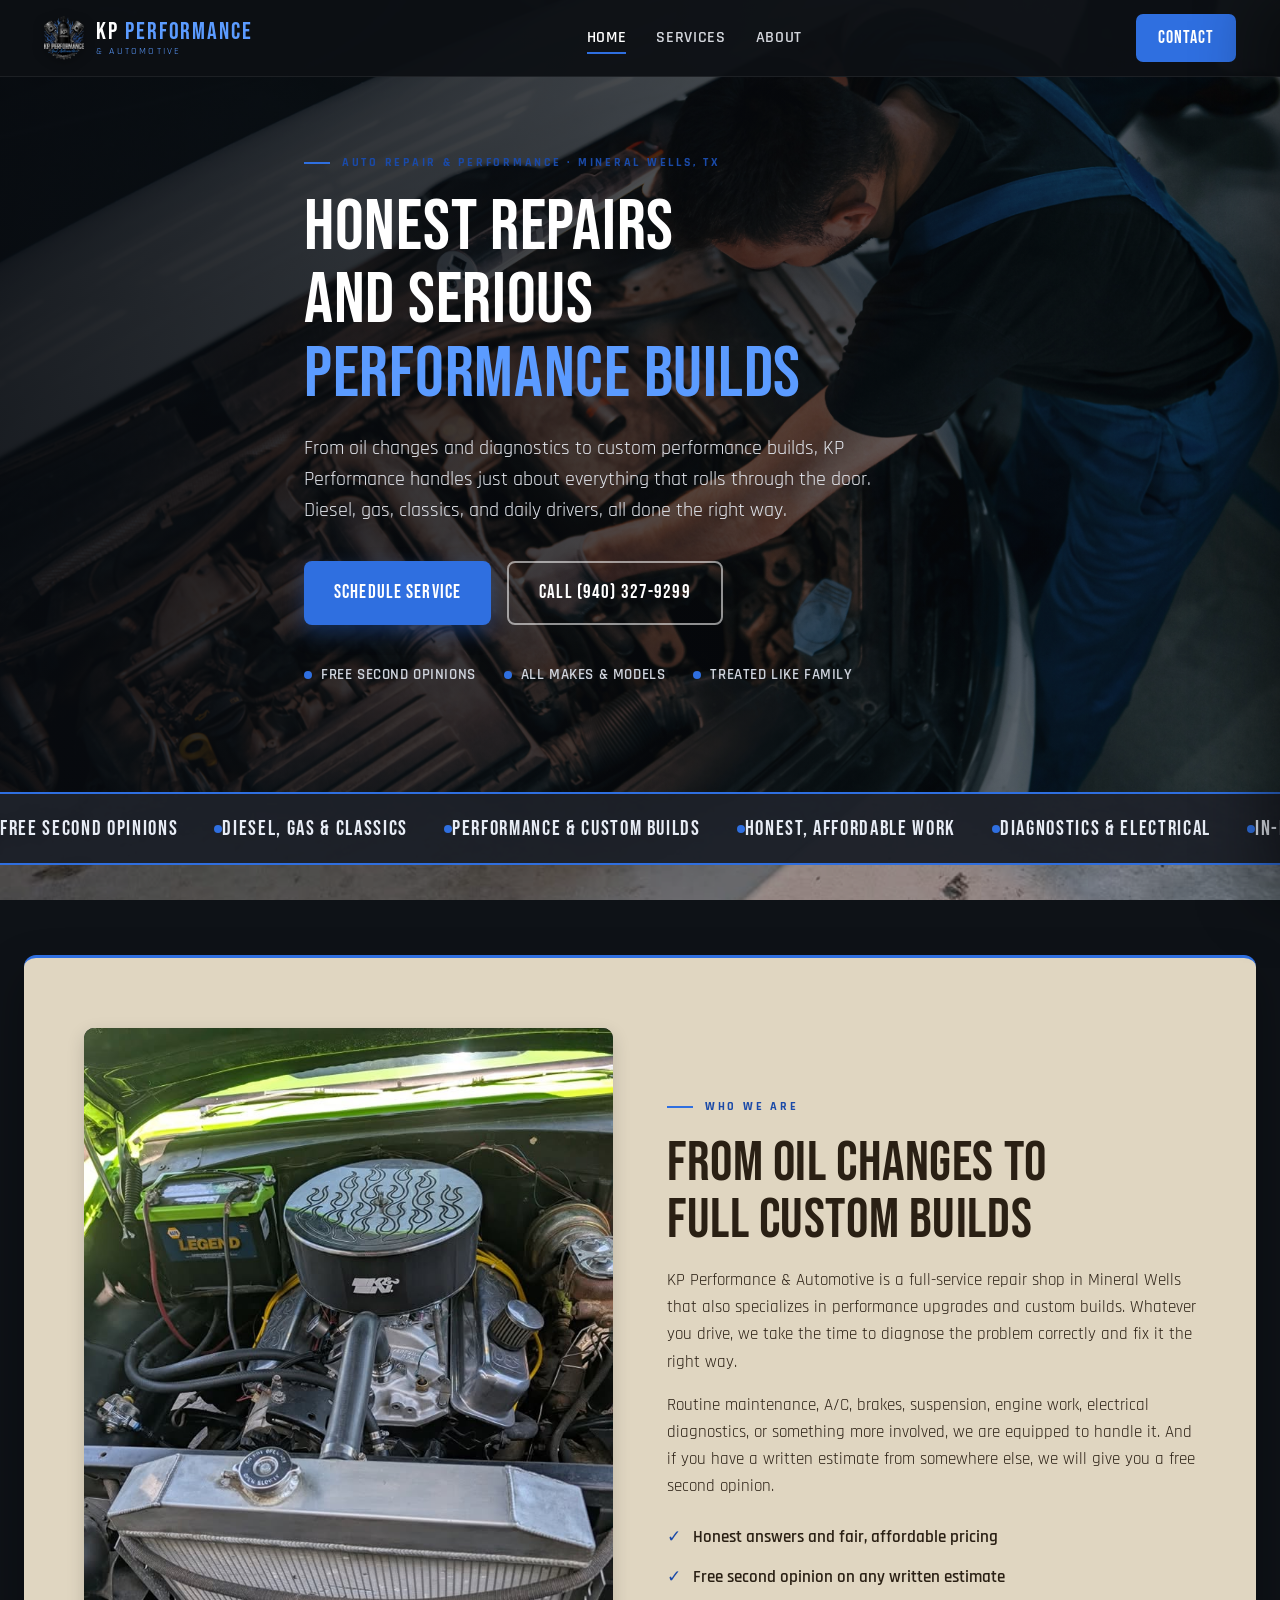
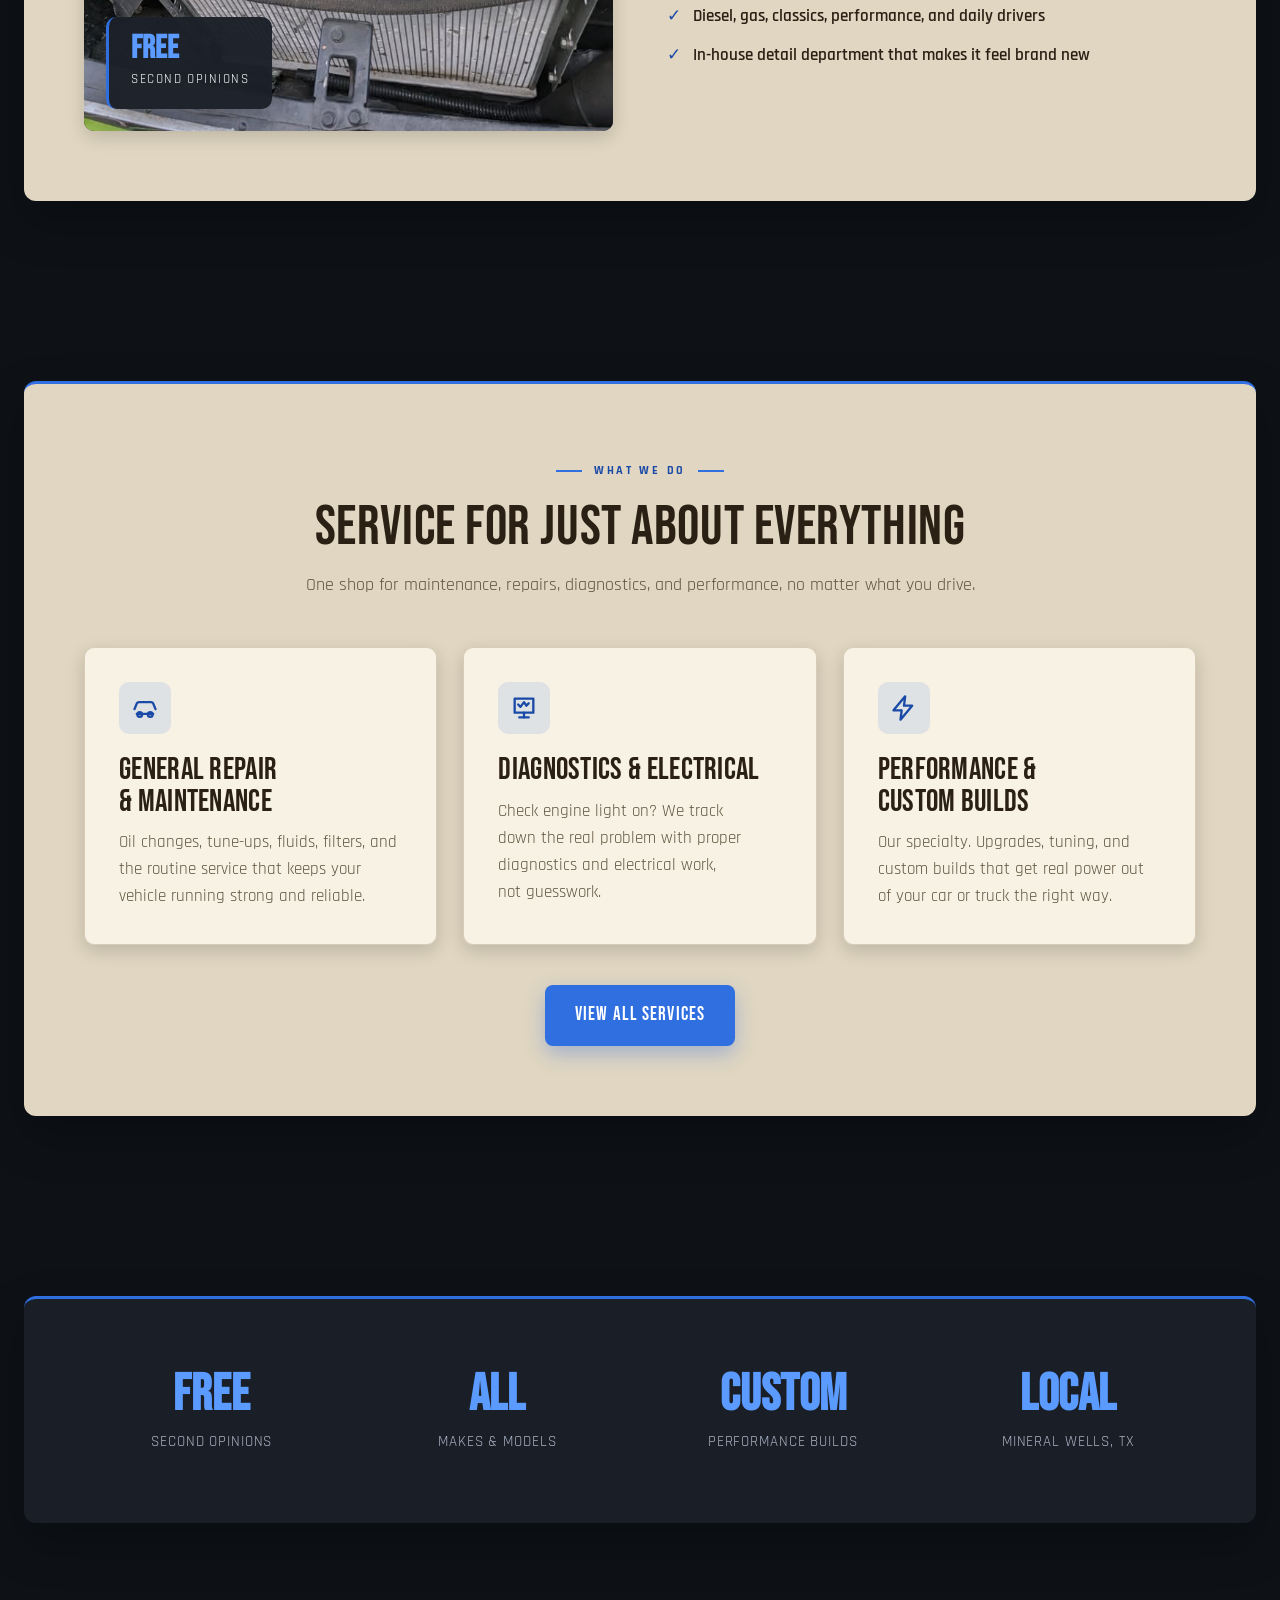
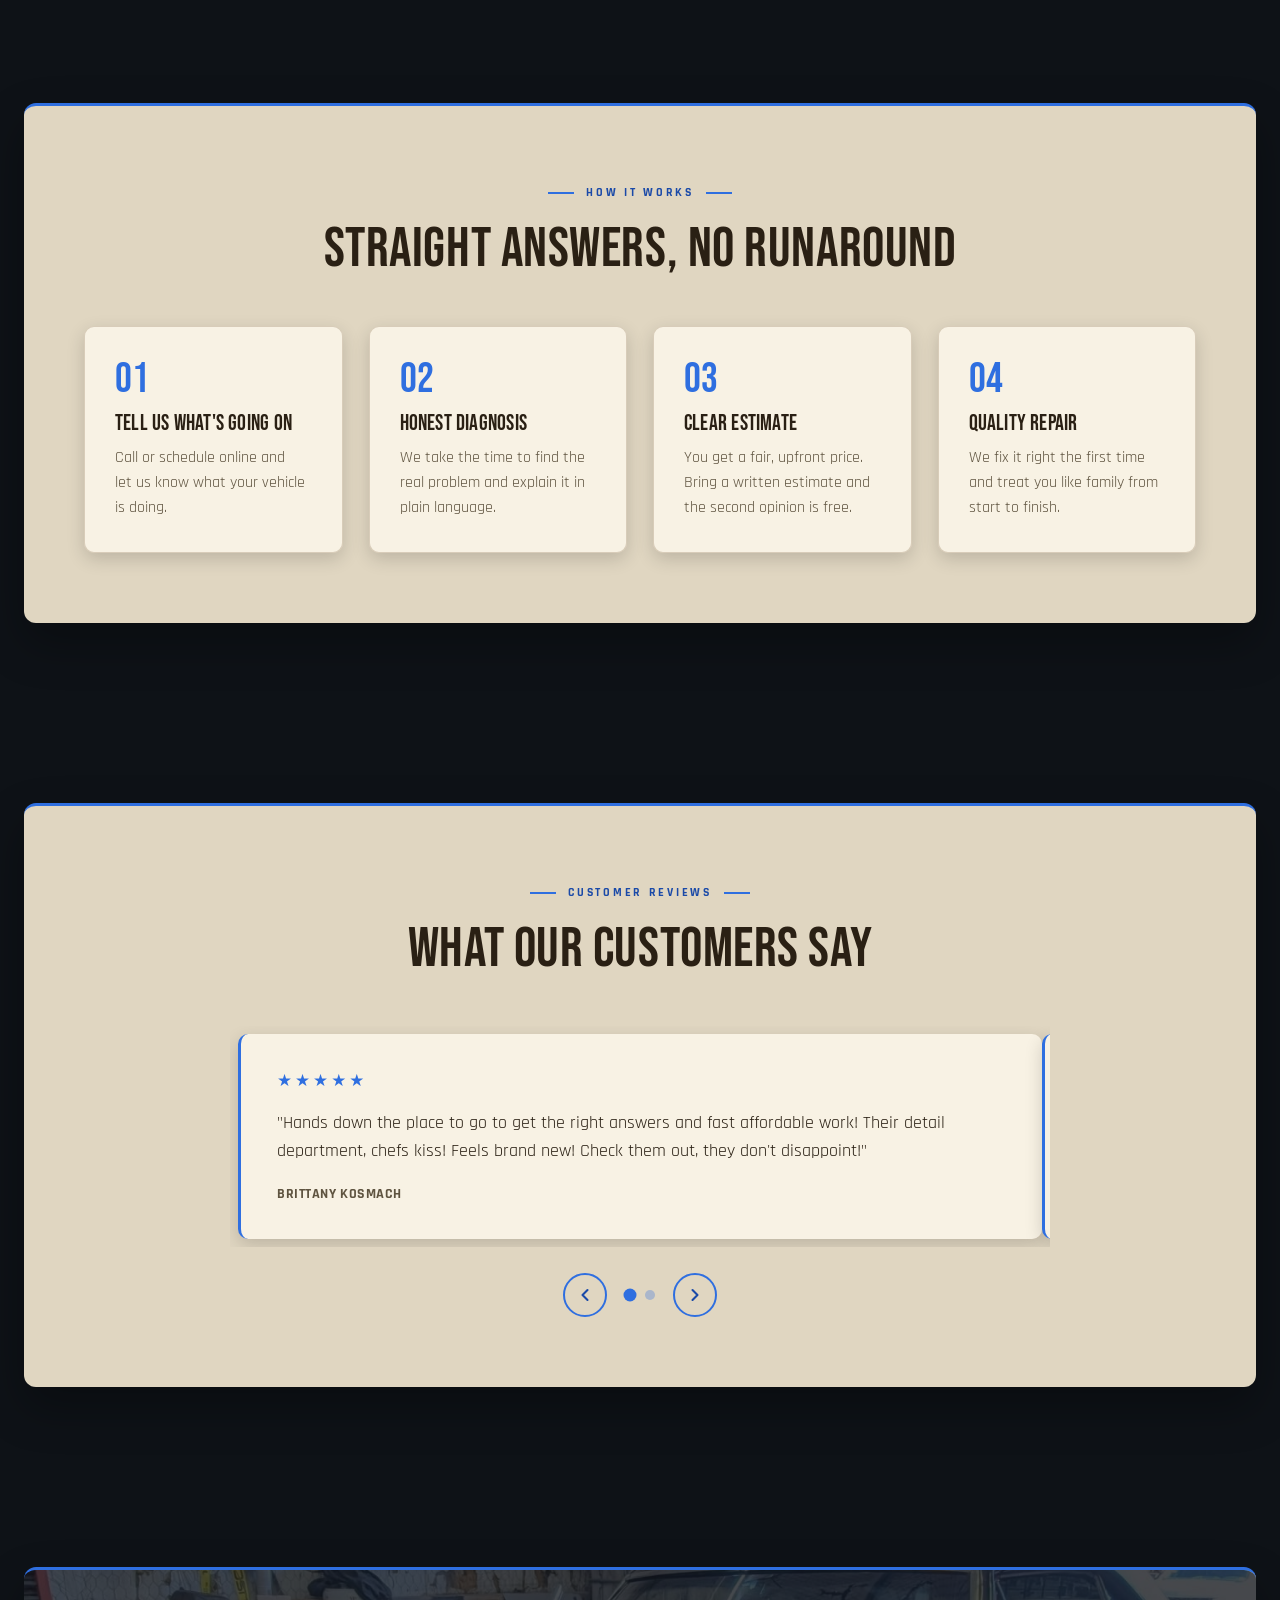
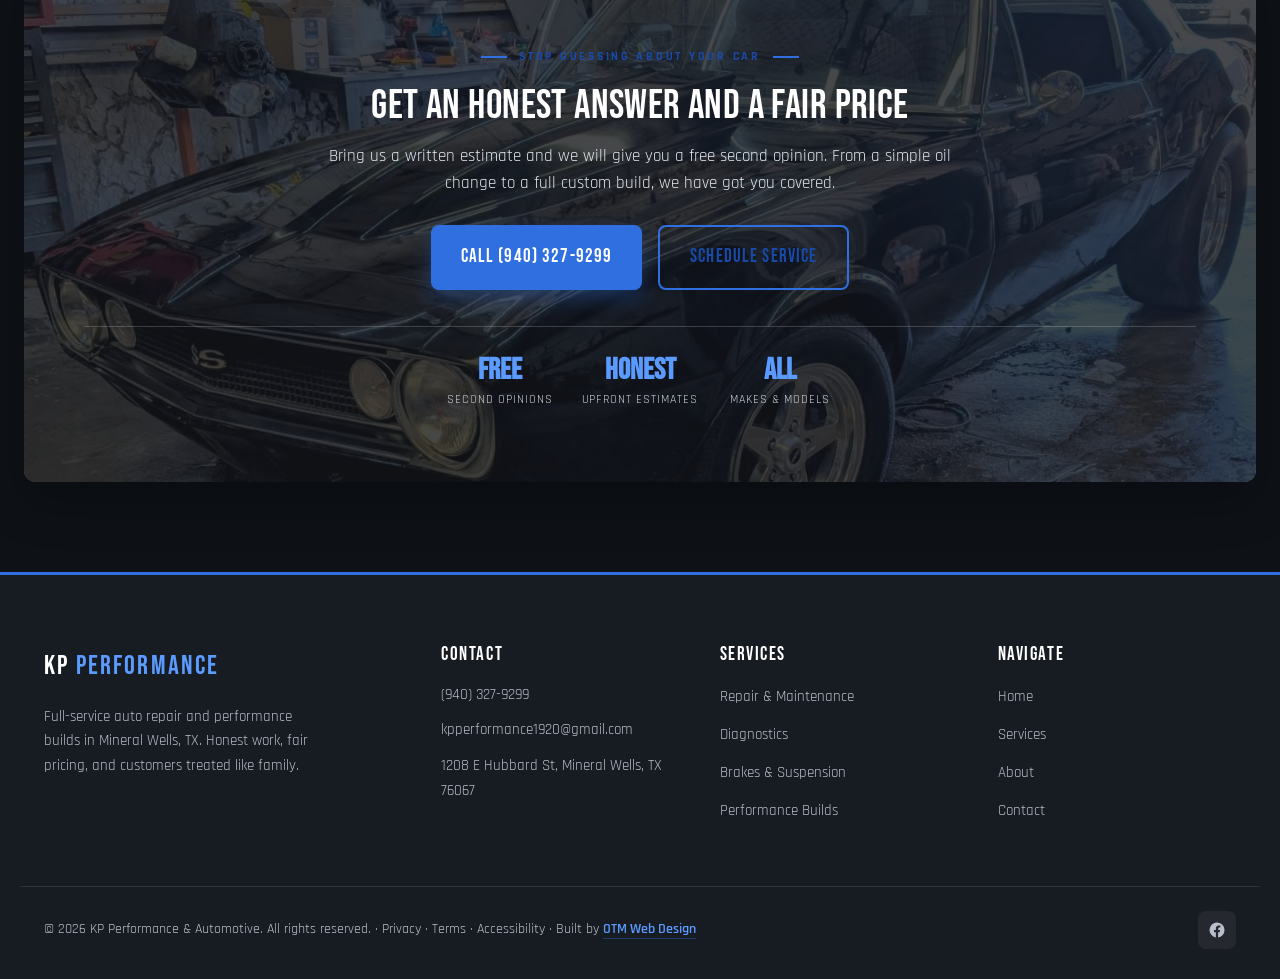
<file: index.html>
<!DOCTYPE html>
<html lang="en">
<head>
  <meta charset="UTF-8">
  <meta name="viewport" content="width=device-width, initial-scale=1.0">
  <title>KP Performance &amp; Automotive | Auto Repair &amp; Performance in Mineral Wells, TX</title>
  <meta name="description" content="KP Performance & Automotive is a full-service auto repair shop in Mineral Wells, TX, specializing in honest repairs, diagnostics, and performance upgrades and custom builds. Free second opinions.">

  <meta property="og:type" content="website">
  <meta property="og:site_name" content="KP Performance & Automotive">
  <meta property="og:title" content="KP Performance & Automotive | Auto Repair & Performance Builds">
  <meta property="og:description" content="Honest auto repair, diagnostics, and serious performance builds in Mineral Wells, TX. Free second opinions on any written estimate.">
  <meta property="og:url" content="https://one-true-mission.github.io/kp-performance/">
  <meta property="og:image" content="https://one-true-mission.github.io/kp-performance/assets/og-image.jpg">
  <meta name="twitter:card" content="summary_large_image">
  <meta name="twitter:title" content="KP Performance & Automotive | Auto Repair & Performance Builds">
  <meta name="twitter:description" content="Honest auto repair, diagnostics, and serious performance builds in Mineral Wells, TX.">
  <meta name="twitter:image" content="https://one-true-mission.github.io/kp-performance/assets/og-image.jpg">

  <link rel="preconnect" href="https://fonts.googleapis.com">
  <link rel="preconnect" href="https://fonts.gstatic.com" crossorigin>
  <link href="https://fonts.googleapis.com/css2?family=Bebas+Neue&family=Rajdhani:wght@400;500;600;700&display=swap" rel="stylesheet">
  <link rel="stylesheet" href="styles.css">
</head>
<body data-page="home">

  <!-- NAV -->
  <nav class="nav">
    <div class="nav-inner">
      <a class="brand" href="index.html" aria-label="KP Performance and Automotive home">
        <img src="assets/logo.png" alt="KP Performance & Automotive logo" onerror="this.style.display='none'">
        <span class="brand-text">
          <span class="brand-mark">KP <span>PERFORMANCE</span></span>
          <span class="brand-sub">&amp; Automotive</span>
        </span>
      </a>
      <ul class="nav-links">
        <li><a href="index.html" data-nav="home">Home</a></li>
        <li><a href="services.html" data-nav="services">Services</a></li>
        <li><a href="about.html" data-nav="about">About</a></li>
      </ul>
      <a href="book.html" class="nav-cta">Contact</a>
      <button class="hamburger" aria-label="Open menu" aria-expanded="false"><span></span><span></span><span></span></button>
    </div>
  </nav>

  <!-- MOBILE MENU -->
  <div class="nav-backdrop"></div>
  <aside class="mobile-menu" aria-label="Mobile navigation">
    <a href="index.html" data-nav="home">Home</a>
    <a href="services.html" data-nav="services">Services</a>
    <a href="about.html" data-nav="about">About</a>
    <a href="book.html" data-nav="book">Schedule Service</a>
    <a href="book.html" class="btn">Contact Us</a>
  </aside>

  <!-- HERO -->
  <header class="hero" style="background-image:url('assets/auto-mechanic-under-hood.jpg')">
    <div class="inner hero-content">
      <span class="eyebrow">Auto Repair &amp; Performance &middot; Mineral Wells, TX</span>
      <h1>Honest Repairs and Serious <span>Performance Builds</span></h1>
      <p>From oil changes and diagnostics to custom performance builds, KP Performance handles just about everything that rolls through the door. Diesel, gas, classics, and daily drivers, all done the right way.</p>
      <div class="hero-actions">
        <a href="book.html" class="btn btn-primary">Schedule Service</a>
        <a href="tel:+19403279299" class="btn btn-ghost">Call (940) 327-9299</a>
      </div>
      <div class="hero-trust">
        <span>Free Second Opinions</span>
        <span>All Makes &amp; Models</span>
        <span>Treated Like Family</span>
      </div>
    </div>
  </header>

  <!-- MARQUEE -->
  <div class="marquee" aria-hidden="true">
    <div class="marquee-track">
      <span class="marquee-item">Free Second Opinions</span>
      <span class="marquee-item">Diesel, Gas &amp; Classics</span>
      <span class="marquee-item">Performance &amp; Custom Builds</span>
      <span class="marquee-item">Honest, Affordable Work</span>
      <span class="marquee-item">Diagnostics &amp; Electrical</span>
      <span class="marquee-item">In-House Detail Department</span>
      <span class="marquee-item">Free Second Opinions</span>
      <span class="marquee-item">Diesel, Gas &amp; Classics</span>
      <span class="marquee-item">Performance &amp; Custom Builds</span>
      <span class="marquee-item">Honest, Affordable Work</span>
      <span class="marquee-item">Diagnostics &amp; Electrical</span>
      <span class="marquee-item">In-House Detail Department</span>
    </div>
  </div>

  <!-- INTRO -->
  <section>
    <div class="container">
      <div class="intro-grid">
        <div class="intro-media">
          <img src="assets/auto-engine-bay-detail.jpg" alt="Technician working in an engine bay at KP Performance" onerror="this.style.display='none'">
          <div class="intro-badge">
            <strong>Free</strong>
            <span>Second Opinions</span>
          </div>
        </div>
        <div class="intro-copy">
          <span class="eyebrow">Who We Are</span>
          <h2>From Oil Changes to Full Custom Builds</h2>
          <p>KP Performance &amp; Automotive is a full-service repair shop in Mineral Wells that also specializes in performance upgrades and custom builds. Whatever you drive, we take the time to diagnose the problem correctly and fix it the right way.</p>
          <p>Routine maintenance, A/C, brakes, suspension, engine work, electrical diagnostics, or something more involved, we are equipped to handle it. And if you have a written estimate from somewhere else, we will give you a free second opinion.</p>
          <ul class="intro-list">
            <li>Honest answers and fair, affordable pricing</li>
            <li>Free second opinion on any written estimate</li>
            <li>Diesel, gas, classics, performance, and daily drivers</li>
            <li>In-house detail department that makes it feel brand new</li>
          </ul>
        </div>
      </div>
    </div>
  </section>

  <!-- SERVICES -->
  <section>
    <div class="container">
      <div class="section-head center">
        <span class="eyebrow eyebrow--center">What We Do</span>
        <h2>Service for Just About Everything</h2>
        <p class="lede">One shop for maintenance, repairs, diagnostics, and performance, no matter what you drive.</p>
      </div>
      <div class="card-grid">
        <article class="card">
          <div class="card-icon" aria-hidden="true"><svg viewBox="0 0 24 24" fill="none" stroke="currentColor" stroke-width="2" stroke-linecap="round" stroke-linejoin="round"><path d="M3 13l2-5a2 2 0 0 1 2-1h10a2 2 0 0 1 2 1l2 5"/><path d="M5 17h14"/><circle cx="7.5" cy="17.5" r="2"/><circle cx="16.5" cy="17.5" r="2"/></svg></div>
          <h3>General Repair &amp; Maintenance</h3>
          <p>Oil changes, tune-ups, fluids, filters, and the routine service that keeps your vehicle running strong and reliable.</p>
        </article>
        <article class="card">
          <div class="card-icon" aria-hidden="true"><svg viewBox="0 0 24 24" fill="none" stroke="currentColor" stroke-width="2" stroke-linecap="round" stroke-linejoin="round"><path d="M4 4h16v12H4z"/><path d="M8 20h8"/><path d="M12 16v4"/><path d="M7 9l2 2 3-4 2 3 2-2"/></svg></div>
          <h3>Diagnostics &amp; Electrical</h3>
          <p>Check engine light on? We track down the real problem with proper diagnostics and electrical work, not guesswork.</p>
        </article>
        <article class="card">
          <div class="card-icon" aria-hidden="true"><svg viewBox="0 0 24 24" fill="none" stroke="currentColor" stroke-width="2" stroke-linecap="round" stroke-linejoin="round"><path d="M13 2L3 14h7l-1 8 10-12h-7z"/></svg></div>
          <h3>Performance &amp; Custom Builds</h3>
          <p>Our specialty. Upgrades, tuning, and custom builds that get real power out of your car or truck the right way.</p>
        </article>
      </div>
      <div class="services-more">
        <a href="services.html" class="btn btn-primary">View All Services</a>
      </div>
    </div>
  </section>

  <!-- STATS -->
  <section>
    <div class="container container--deep">
      <div class="stats-grid">
        <div class="stat"><strong>Free</strong><span>Second Opinions</span></div>
        <div class="stat"><strong>All</strong><span>Makes &amp; Models</span></div>
        <div class="stat"><strong>Custom</strong><span>Performance Builds</span></div>
        <div class="stat"><strong>Local</strong><span>Mineral Wells, TX</span></div>
      </div>
    </div>
  </section>

  <!-- PROCESS -->
  <section>
    <div class="container">
      <div class="section-head center">
        <span class="eyebrow eyebrow--center">How It Works</span>
        <h2>Straight Answers, No Runaround</h2>
      </div>
      <div class="process-grid">
        <div class="step"><span class="step-num">01</span><h3>Tell Us What's Going On</h3><p>Call or schedule online and let us know what your vehicle is doing.</p></div>
        <div class="step"><span class="step-num">02</span><h3>Honest Diagnosis</h3><p>We take the time to find the real problem and explain it in plain language.</p></div>
        <div class="step"><span class="step-num">03</span><h3>Clear Estimate</h3><p>You get a fair, upfront price. Bring a written estimate and the second opinion is free.</p></div>
        <div class="step"><span class="step-num">04</span><h3>Quality Repair</h3><p>We fix it right the first time and treat you like family from start to finish.</p></div>
      </div>
    </div>
  </section>

  <!-- REVIEWS -->
  <section>
    <div class="container">
      <div class="section-head center">
        <span class="eyebrow eyebrow--center">Customer Reviews</span>
        <h2>What Our Customers Say</h2>
      </div>
      <div class="rev-carousel" data-reviews>
        <div class="rev-viewport">
          <div class="rev-track">
            <div class="rev-slide">
              <div class="review-card">
                <div class="review-stars" aria-label="5 out of 5 stars">&#9733;&#9733;&#9733;&#9733;&#9733;</div>
                <blockquote>"Hands down the place to go to get the right answers and fast affordable work! Their detail department, chefs kiss! Feels brand new! Check them out, they don't disappoint!"</blockquote>
                <div class="review-author">Brittany Kosmach</div>
              </div>
            </div>
            <div class="rev-slide">
              <div class="review-card">
                <div class="review-stars" aria-label="5 out of 5 stars">&#9733;&#9733;&#9733;&#9733;&#9733;</div>
                <blockquote>"Very honest and does awesome work. They will treat you like family."</blockquote>
                <div class="review-author">Ben Smith</div>
              </div>
            </div>
          </div>
        </div>
        <div class="rev-controls">
          <button class="rev-btn" data-rev-prev aria-label="Previous review"><svg viewBox="0 0 24 24" fill="none" stroke="currentColor" stroke-width="2.5" stroke-linecap="round" stroke-linejoin="round"><path d="M15 18l-6-6 6-6"/></svg></button>
          <div class="rev-dots">
            <button class="rev-dot is-active" aria-label="Show review 1"></button>
            <button class="rev-dot" aria-label="Show review 2"></button>
          </div>
          <button class="rev-btn" data-rev-next aria-label="Next review"><svg viewBox="0 0 24 24" fill="none" stroke="currentColor" stroke-width="2.5" stroke-linecap="round" stroke-linejoin="round"><path d="M9 6l6 6-6 6"/></svg></button>
        </div>
      </div>
    </div>
  </section>

  <!-- CTA -->
  <section>
    <div class="container cta">
      <span class="eyebrow eyebrow--center">Stop Guessing About Your Car</span>
      <h2>Get an Honest Answer and a Fair Price</h2>
      <p>Bring us a written estimate and we will give you a free second opinion. From a simple oil change to a full custom build, we have got you covered.</p>
      <div class="cta-actions">
        <a href="tel:+19403279299" class="btn btn-primary">Call (940) 327-9299</a>
        <a href="book.html" class="btn btn-outline">Schedule Service</a>
      </div>
      <div class="cta-trust">
        <div><strong>Free</strong><span>Second Opinions</span></div>
        <div><strong>Honest</strong><span>Upfront Estimates</span></div>
        <div><strong>All</strong><span>Makes &amp; Models</span></div>
      </div>
    </div>
  </section>

  <!-- FOOTER -->
  <footer class="footer">
    <div class="footer-grid">
      <div class="footer-brand">
        <span class="brand-mark">KP <span style="color:var(--accent-bright)">PERFORMANCE</span></span>
        <p>Full-service auto repair and performance builds in Mineral Wells, TX. Honest work, fair pricing, and customers treated like family.</p>
      </div>
      <div>
        <h4>Contact</h4>
        <ul class="footer-contact">
          <li><a href="tel:+19403279299">(940) 327-9299</a></li>
          <li><a href="mailto:kpperformance1920@gmail.com">kpperformance1920@gmail.com</a></li>
          <li><span>1208 E Hubbard St, Mineral Wells, TX 76067</span></li>
        </ul>
      </div>
      <div>
        <h4>Services</h4>
        <ul>
          <li><a href="services.html">Repair &amp; Maintenance</a></li>
          <li><a href="services.html">Diagnostics</a></li>
          <li><a href="services.html">Brakes &amp; Suspension</a></li>
          <li><a href="services.html">Performance Builds</a></li>
        </ul>
      </div>
      <div>
        <h4>Navigate</h4>
        <ul>
          <li><a href="index.html">Home</a></li>
          <li><a href="services.html">Services</a></li>
          <li><a href="about.html">About</a></li>
          <li><a href="book.html">Contact</a></li>
        </ul>
      </div>
    </div>
    <div class="footer-bottom">
      <div>&copy; 2026 KP Performance &amp; Automotive. All rights reserved. &middot;
        <a href="privacy.html">Privacy</a> &middot;
        <a href="terms.html">Terms</a> &middot;
        <a href="accessibility.html">Accessibility</a> &middot;
        Built by <a href="https://otm-designs.com" target="_blank" rel="noopener">OTM Web Design</a>
      </div>
      <div class="footer-social">
        <a href="https://www.facebook.com/KPPerformance2023" target="_blank" rel="noopener" aria-label="KP Performance on Facebook">
          <svg viewBox="0 0 24 24" fill="currentColor"><path d="M22 12a10 10 0 1 0-11.5 9.9v-7H8v-2.9h2.5V9.8c0-2.5 1.5-3.9 3.8-3.9 1.1 0 2.2.2 2.2.2v2.5h-1.3c-1.2 0-1.6.8-1.6 1.6v1.9H16l-.4 2.9h-2.1v7A10 10 0 0 0 22 12z"/></svg>
        </a>
      </div>
    </div>
  </footer>

  <a href="tel:+19403279299" class="call-bar">Call Now &middot; (940) 327-9299</a>

  <script src="script.js"></script>
</body>
</html>
</file>
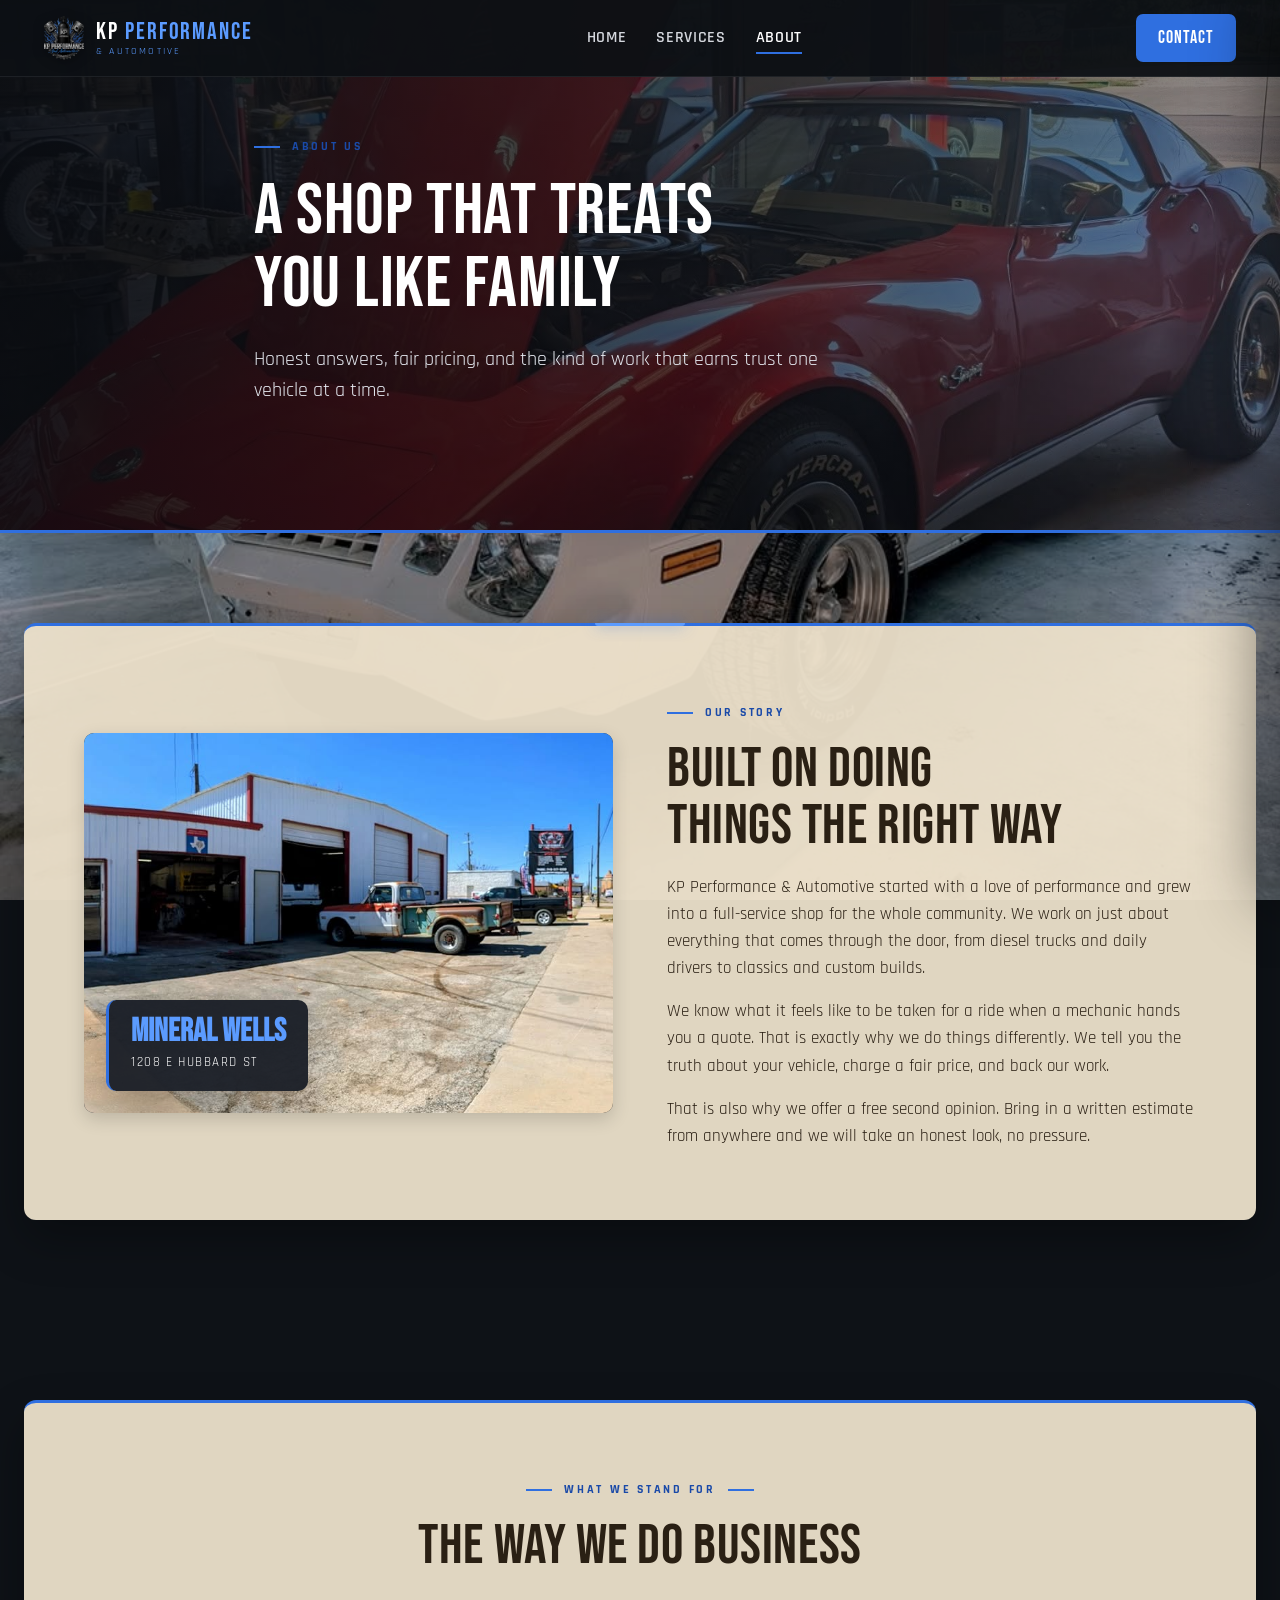
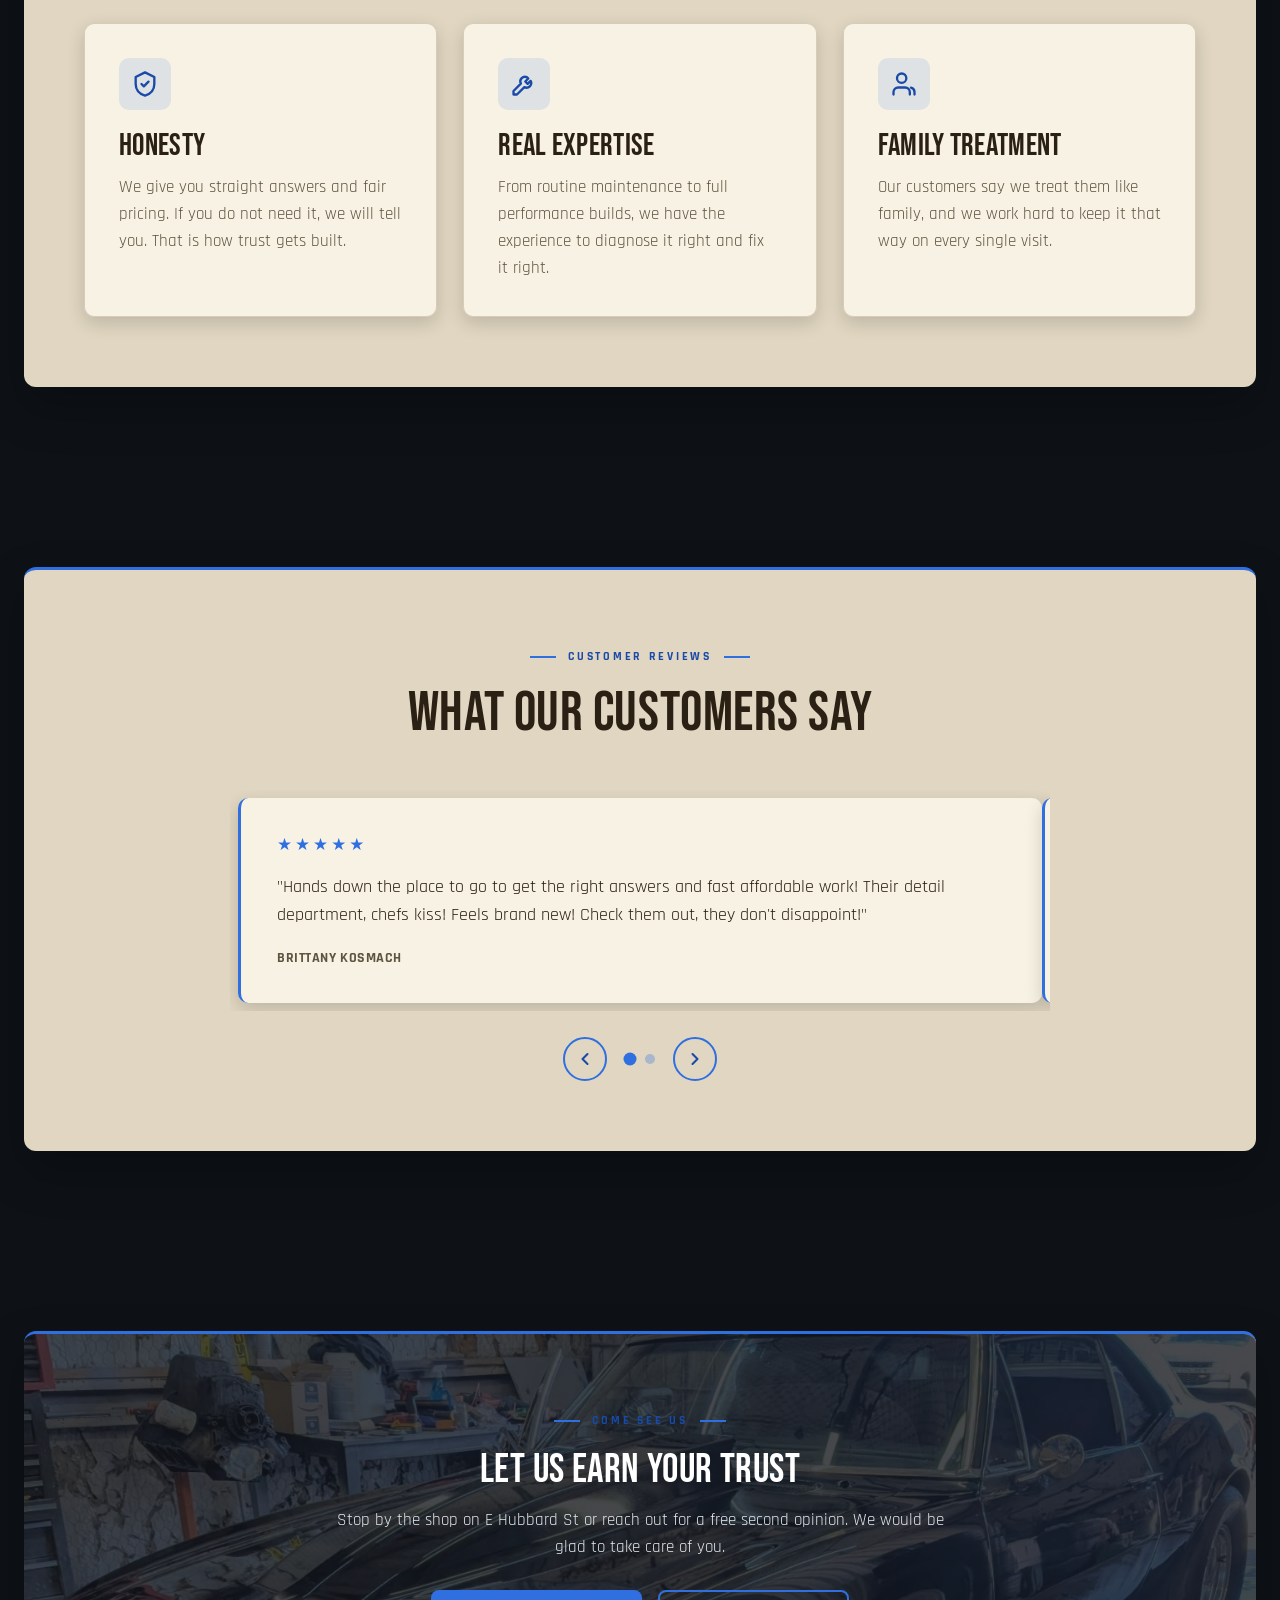
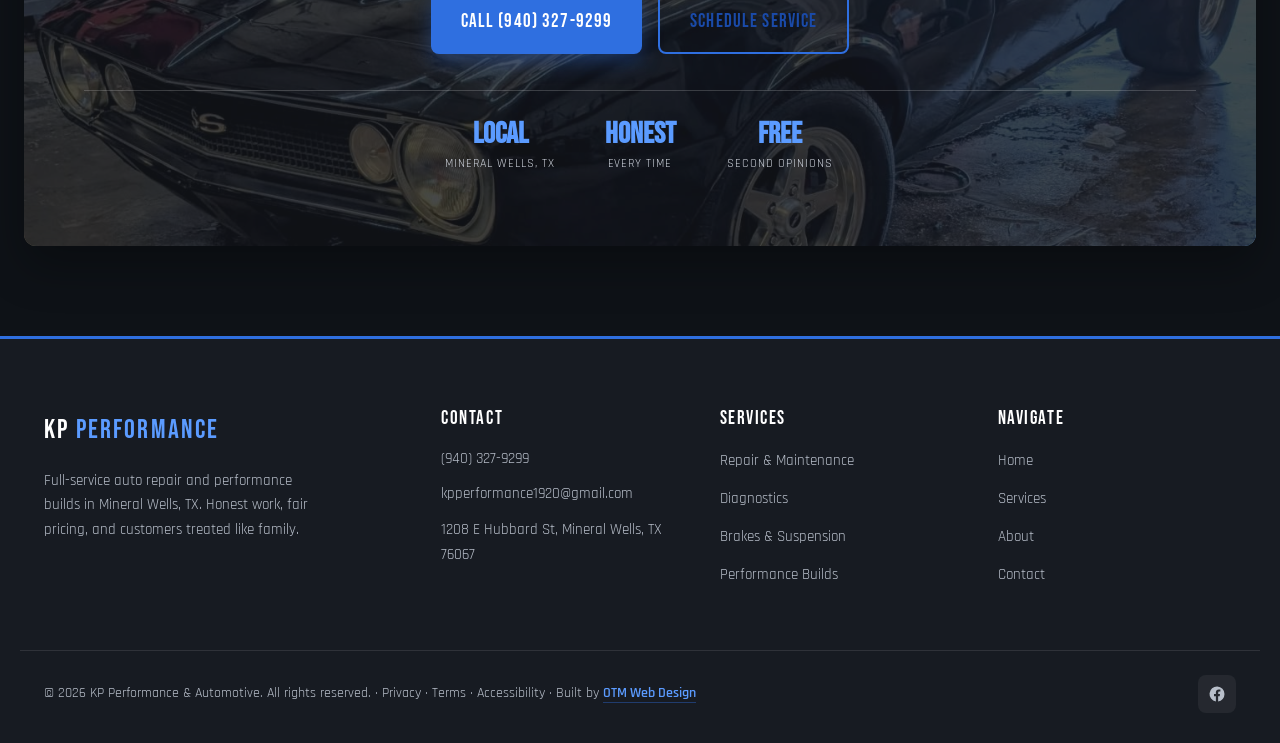
<file: about.html>
<!DOCTYPE html>
<html lang="en">
<head>
  <meta charset="UTF-8">
  <meta name="viewport" content="width=device-width, initial-scale=1.0">
  <title>About | KP Performance &amp; Automotive | Mineral Wells, TX</title>
  <meta name="description" content="KP Performance & Automotive is a Mineral Wells auto shop built on honest work, fair pricing, and treating every customer like family. General repair plus performance and custom builds.">

  <meta property="og:type" content="website">
  <meta property="og:site_name" content="KP Performance & Automotive">
  <meta property="og:title" content="About KP Performance & Automotive">
  <meta property="og:description" content="A Mineral Wells auto shop built on honest work, fair pricing, and treating every customer like family.">
  <meta property="og:url" content="https://one-true-mission.github.io/kp-performance/about.html">
  <meta property="og:image" content="https://one-true-mission.github.io/kp-performance/assets/og-image.jpg">
  <meta name="twitter:card" content="summary_large_image">
  <meta name="twitter:title" content="About KP Performance & Automotive">
  <meta name="twitter:description" content="A Mineral Wells auto shop built on honest work, fair pricing, and treating customers like family.">
  <meta name="twitter:image" content="https://one-true-mission.github.io/kp-performance/assets/og-image.jpg">

  <link rel="preconnect" href="https://fonts.googleapis.com">
  <link rel="preconnect" href="https://fonts.gstatic.com" crossorigin>
  <link href="https://fonts.googleapis.com/css2?family=Bebas+Neue&family=Rajdhani:wght@400;500;600;700&display=swap" rel="stylesheet">
  <link rel="stylesheet" href="styles.css">
</head>
<body data-page="about">

  <!-- NAV -->
  <nav class="nav">
    <div class="nav-inner">
      <a class="brand" href="index.html" aria-label="KP Performance and Automotive home">
        <img src="assets/logo.png" alt="KP Performance & Automotive logo" onerror="this.style.display='none'">
        <span class="brand-text">
          <span class="brand-mark">KP <span>PERFORMANCE</span></span>
          <span class="brand-sub">&amp; Automotive</span>
        </span>
      </a>
      <ul class="nav-links">
        <li><a href="index.html" data-nav="home">Home</a></li>
        <li><a href="services.html" data-nav="services">Services</a></li>
        <li><a href="about.html" data-nav="about">About</a></li>
      </ul>
      <a href="book.html" class="nav-cta">Contact</a>
      <button class="hamburger" aria-label="Open menu" aria-expanded="false"><span></span><span></span><span></span></button>
    </div>
  </nav>
  <div class="nav-backdrop"></div>
  <aside class="mobile-menu" aria-label="Mobile navigation">
    <a href="index.html" data-nav="home">Home</a>
    <a href="services.html" data-nav="services">Services</a>
    <a href="about.html" data-nav="about">About</a>
    <a href="book.html" data-nav="book">Schedule Service</a>
    <a href="book.html" class="btn">Contact Us</a>
  </aside>

  <!-- HERO -->
  <header class="hero hero--page" style="background-image:url('assets/auto-mechanic-portrait.jpg')">
    <div class="inner hero-content">
      <span class="eyebrow">About Us</span>
      <h1>A Shop That Treats You Like Family</h1>
      <p>Honest answers, fair pricing, and the kind of work that earns trust one vehicle at a time.</p>
    </div>
  </header>

  <!-- STORY -->
  <section>
    <div class="container has-tab">
      <div class="intro-grid">
        <div class="intro-media">
          <img src="assets/auto-shop-exterior.jpg" alt="KP Performance and Automotive shop in Mineral Wells, TX" onerror="this.style.display='none'">
          <div class="intro-badge"><strong>Mineral Wells</strong><span>1208 E Hubbard St</span></div>
        </div>
        <div class="intro-copy">
          <span class="eyebrow">Our Story</span>
          <h2>Built on Doing Things the Right Way</h2>
          <p>KP Performance &amp; Automotive started with a love of performance and grew into a full-service shop for the whole community. We work on just about everything that comes through the door, from diesel trucks and daily drivers to classics and custom builds.</p>
          <p>We know what it feels like to be taken for a ride when a mechanic hands you a quote. That is exactly why we do things differently. We tell you the truth about your vehicle, charge a fair price, and back our work.</p>
          <p>That is also why we offer a free second opinion. Bring in a written estimate from anywhere and we will take an honest look, no pressure.</p>
        </div>
      </div>
    </div>
  </section>

  <!-- VALUES -->
  <section>
    <div class="container">
      <div class="section-head center">
        <span class="eyebrow eyebrow--center">What We Stand For</span>
        <h2>The Way We Do Business</h2>
      </div>
      <div class="card-grid">
        <article class="card">
          <div class="card-icon" aria-hidden="true"><svg viewBox="0 0 24 24" fill="none" stroke="currentColor" stroke-width="2" stroke-linecap="round" stroke-linejoin="round"><path d="M12 2l8 4v6c0 5-3.4 8.5-8 10-4.6-1.5-8-5-8-10V6z"/><path d="M9 12l2 2 4-4"/></svg></div>
          <h3>Honesty</h3>
          <p>We give you straight answers and fair pricing. If you do not need it, we will tell you. That is how trust gets built.</p>
        </article>
        <article class="card">
          <div class="card-icon" aria-hidden="true"><svg viewBox="0 0 24 24" fill="none" stroke="currentColor" stroke-width="2" stroke-linecap="round" stroke-linejoin="round"><path d="M14.7 6.3a4 4 0 0 0-5.4 5.4L3 18v3h3l6.3-6.3a4 4 0 0 0 5.4-5.4l-2.6 2.6-2-2 2.6-2.6z"/></svg></div>
          <h3>Real Expertise</h3>
          <p>From routine maintenance to full performance builds, we have the experience to diagnose it right and fix it right.</p>
        </article>
        <article class="card">
          <div class="card-icon" aria-hidden="true"><svg viewBox="0 0 24 24" fill="none" stroke="currentColor" stroke-width="2" stroke-linecap="round" stroke-linejoin="round"><path d="M17 21v-2a4 4 0 0 0-4-4H7a4 4 0 0 0-4 4v2"/><circle cx="10" cy="7" r="4"/><path d="M21 21v-2a4 4 0 0 0-3-3.9"/></svg></div>
          <h3>Family Treatment</h3>
          <p>Our customers say we treat them like family, and we work hard to keep it that way on every single visit.</p>
        </article>
      </div>
    </div>
  </section>

  <!-- REVIEWS -->
  <section>
    <div class="container">
      <div class="section-head center">
        <span class="eyebrow eyebrow--center">Customer Reviews</span>
        <h2>What Our Customers Say</h2>
      </div>
      <div class="rev-carousel" data-reviews>
        <div class="rev-viewport">
          <div class="rev-track">
            <div class="rev-slide">
              <div class="review-card">
                <div class="review-stars" aria-label="5 out of 5 stars">&#9733;&#9733;&#9733;&#9733;&#9733;</div>
                <blockquote>"Hands down the place to go to get the right answers and fast affordable work! Their detail department, chefs kiss! Feels brand new! Check them out, they don't disappoint!"</blockquote>
                <div class="review-author">Brittany Kosmach</div>
              </div>
            </div>
            <div class="rev-slide">
              <div class="review-card">
                <div class="review-stars" aria-label="5 out of 5 stars">&#9733;&#9733;&#9733;&#9733;&#9733;</div>
                <blockquote>"Very honest and does awesome work. They will treat you like family."</blockquote>
                <div class="review-author">Ben Smith</div>
              </div>
            </div>
          </div>
        </div>
        <div class="rev-controls">
          <button class="rev-btn" data-rev-prev aria-label="Previous review"><svg viewBox="0 0 24 24" fill="none" stroke="currentColor" stroke-width="2.5" stroke-linecap="round" stroke-linejoin="round"><path d="M15 18l-6-6 6-6"/></svg></button>
          <div class="rev-dots">
            <button class="rev-dot is-active" aria-label="Show review 1"></button>
            <button class="rev-dot" aria-label="Show review 2"></button>
          </div>
          <button class="rev-btn" data-rev-next aria-label="Next review"><svg viewBox="0 0 24 24" fill="none" stroke="currentColor" stroke-width="2.5" stroke-linecap="round" stroke-linejoin="round"><path d="M9 6l6 6-6 6"/></svg></button>
        </div>
      </div>
    </div>
  </section>

  <!-- CTA -->
  <section>
    <div class="container cta">
      <span class="eyebrow eyebrow--center">Come See Us</span>
      <h2>Let Us Earn Your Trust</h2>
      <p>Stop by the shop on E Hubbard St or reach out for a free second opinion. We would be glad to take care of you.</p>
      <div class="cta-actions">
        <a href="tel:+19403279299" class="btn btn-primary">Call (940) 327-9299</a>
        <a href="book.html" class="btn btn-outline">Schedule Service</a>
      </div>
      <div class="cta-trust">
        <div><strong>Local</strong><span>Mineral Wells, TX</span></div>
        <div><strong>Honest</strong><span>Every Time</span></div>
        <div><strong>Free</strong><span>Second Opinions</span></div>
      </div>
    </div>
  </section>

  <!-- FOOTER -->
  <footer class="footer">
    <div class="footer-grid">
      <div class="footer-brand">
        <span class="brand-mark">KP <span style="color:var(--accent-bright)">PERFORMANCE</span></span>
        <p>Full-service auto repair and performance builds in Mineral Wells, TX. Honest work, fair pricing, and customers treated like family.</p>
      </div>
      <div>
        <h4>Contact</h4>
        <ul class="footer-contact">
          <li><a href="tel:+19403279299">(940) 327-9299</a></li>
          <li><a href="mailto:kpperformance1920@gmail.com">kpperformance1920@gmail.com</a></li>
          <li><span>1208 E Hubbard St, Mineral Wells, TX 76067</span></li>
        </ul>
      </div>
      <div>
        <h4>Services</h4>
        <ul>
          <li><a href="services.html">Repair &amp; Maintenance</a></li>
          <li><a href="services.html">Diagnostics</a></li>
          <li><a href="services.html">Brakes &amp; Suspension</a></li>
          <li><a href="services.html">Performance Builds</a></li>
        </ul>
      </div>
      <div>
        <h4>Navigate</h4>
        <ul>
          <li><a href="index.html">Home</a></li>
          <li><a href="services.html">Services</a></li>
          <li><a href="about.html">About</a></li>
          <li><a href="book.html">Contact</a></li>
        </ul>
      </div>
    </div>
    <div class="footer-bottom">
      <div>&copy; 2026 KP Performance &amp; Automotive. All rights reserved. &middot;
        <a href="privacy.html">Privacy</a> &middot;
        <a href="terms.html">Terms</a> &middot;
        <a href="accessibility.html">Accessibility</a> &middot;
        Built by <a href="https://otm-designs.com" target="_blank" rel="noopener">OTM Web Design</a>
      </div>
      <div class="footer-social">
        <a href="https://www.facebook.com/KPPerformance2023" target="_blank" rel="noopener" aria-label="KP Performance on Facebook">
          <svg viewBox="0 0 24 24" fill="currentColor"><path d="M22 12a10 10 0 1 0-11.5 9.9v-7H8v-2.9h2.5V9.8c0-2.5 1.5-3.9 3.8-3.9 1.1 0 2.2.2 2.2.2v2.5h-1.3c-1.2 0-1.6.8-1.6 1.6v1.9H16l-.4 2.9h-2.1v7A10 10 0 0 0 22 12z"/></svg>
        </a>
      </div>
    </div>
  </footer>

  <a href="tel:+19403279299" class="call-bar">Call Now &middot; (940) 327-9299</a>

  <script src="script.js"></script>
</body>
</html>
</file>
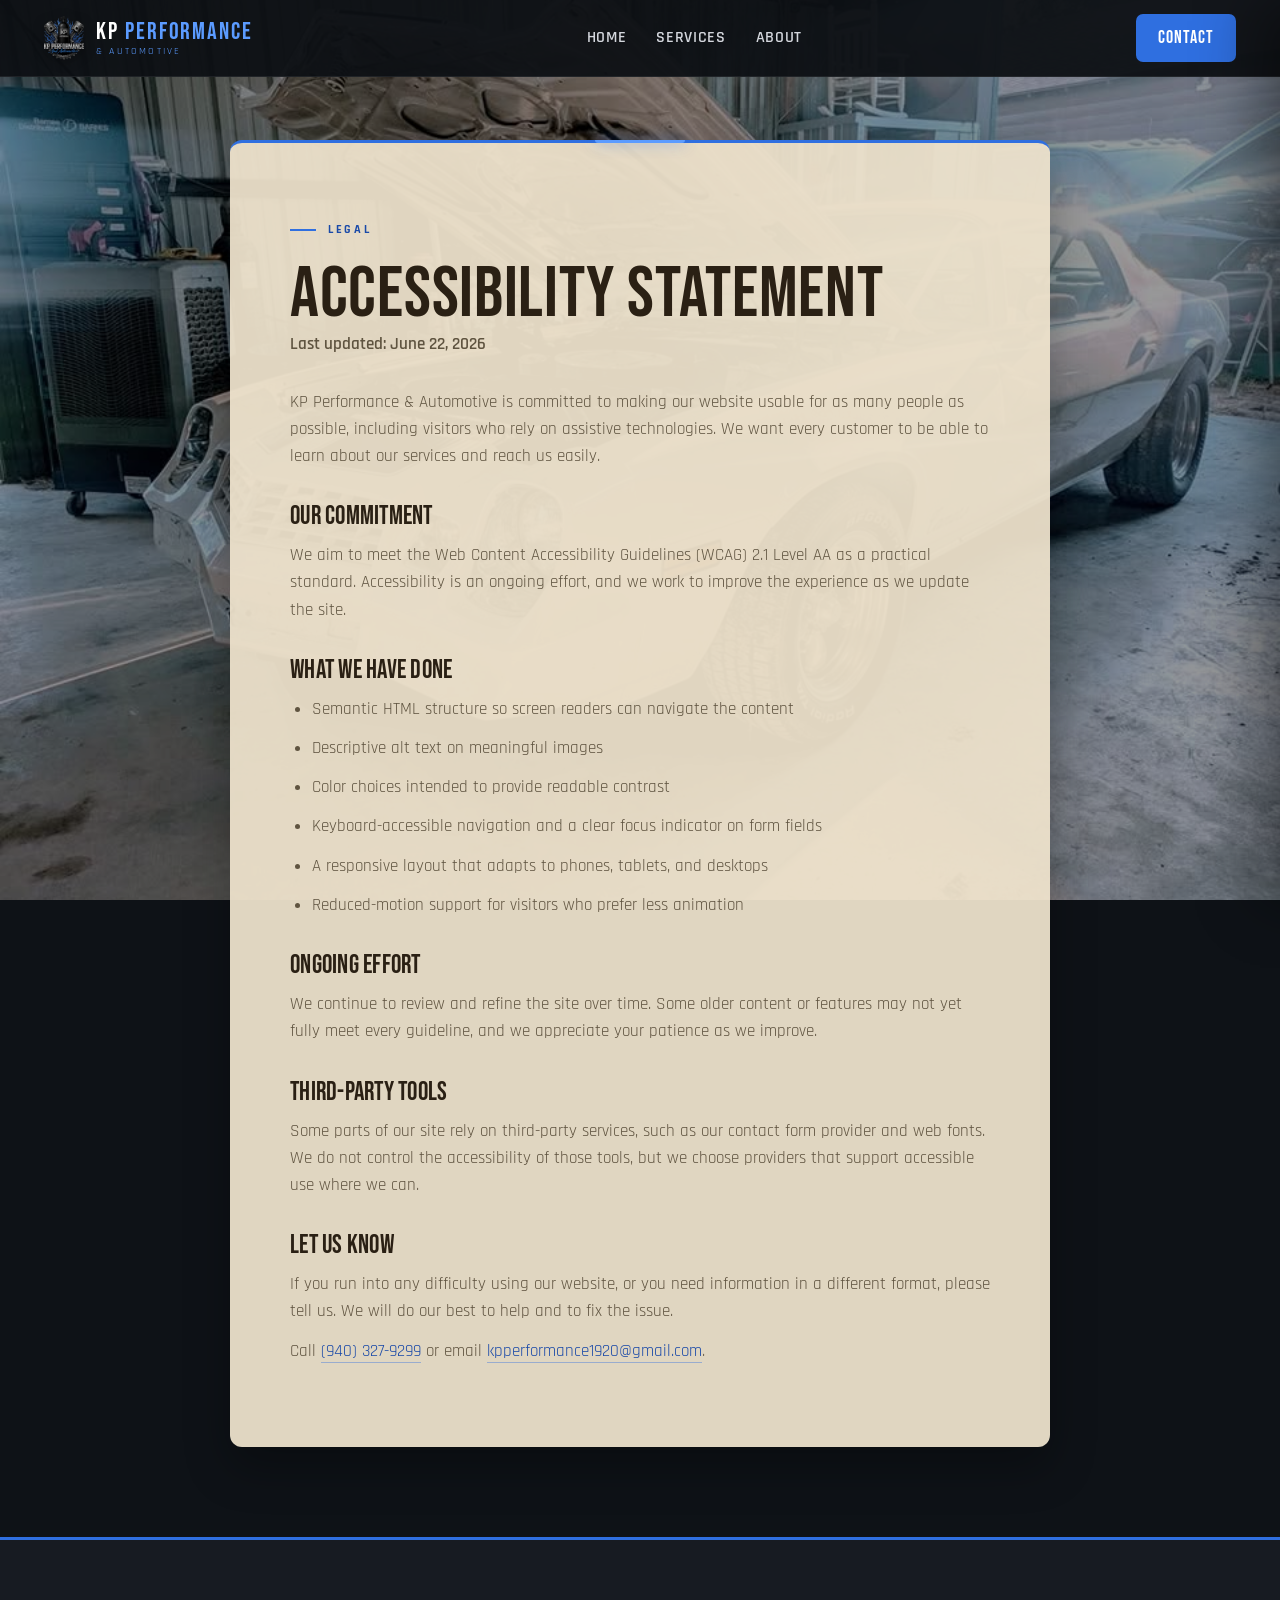
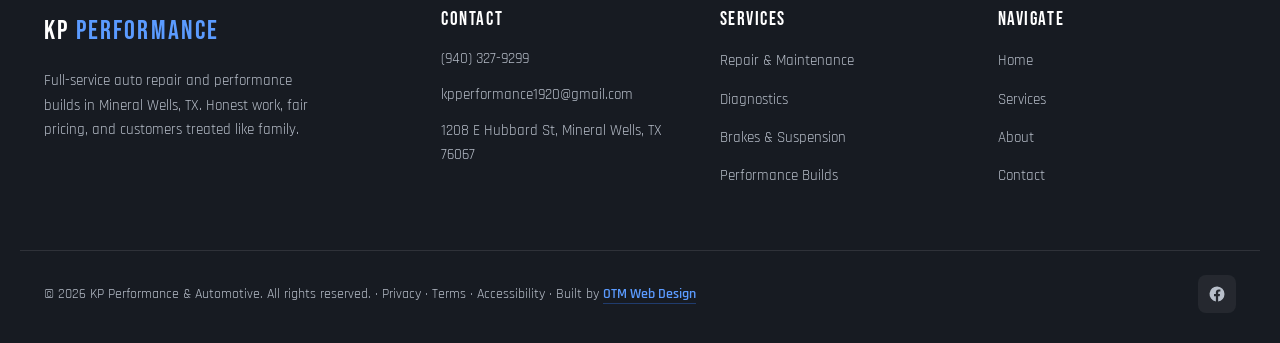
<file: accessibility.html>
<!DOCTYPE html>
<html lang="en">
<head>
  <meta charset="UTF-8">
  <meta name="viewport" content="width=device-width, initial-scale=1.0">
  <meta name="robots" content="noindex">
  <title>Accessibility | KP Performance &amp; Automotive</title>
  <meta name="description" content="Accessibility statement for KP Performance & Automotive.">

  <link rel="preconnect" href="https://fonts.googleapis.com">
  <link rel="preconnect" href="https://fonts.gstatic.com" crossorigin>
  <link href="https://fonts.googleapis.com/css2?family=Bebas+Neue&family=Rajdhani:wght@400;500;600;700&display=swap" rel="stylesheet">
  <link rel="stylesheet" href="styles.css">
</head>
<body data-page="legal">

  <!-- NAV -->
  <nav class="nav">
    <div class="nav-inner">
      <a class="brand" href="index.html" aria-label="KP Performance and Automotive home">
        <img src="assets/logo.png" alt="KP Performance & Automotive logo" onerror="this.style.display='none'">
        <span class="brand-text">
          <span class="brand-mark">KP <span>PERFORMANCE</span></span>
          <span class="brand-sub">&amp; Automotive</span>
        </span>
      </a>
      <ul class="nav-links">
        <li><a href="index.html" data-nav="home">Home</a></li>
        <li><a href="services.html" data-nav="services">Services</a></li>
        <li><a href="about.html" data-nav="about">About</a></li>
      </ul>
      <a href="book.html" class="nav-cta">Contact</a>
      <button class="hamburger" aria-label="Open menu" aria-expanded="false"><span></span><span></span><span></span></button>
    </div>
  </nav>
  <div class="nav-backdrop"></div>
  <aside class="mobile-menu" aria-label="Mobile navigation">
    <a href="index.html" data-nav="home">Home</a>
    <a href="services.html" data-nav="services">Services</a>
    <a href="about.html" data-nav="about">About</a>
    <a href="book.html" data-nav="book">Schedule Service</a>
    <a href="book.html" class="btn">Contact Us</a>
  </aside>

  <section style="padding-top:140px">
    <div class="container has-tab legal-body">
      <span class="eyebrow">Legal</span>
      <h1>Accessibility Statement</h1>
      <p class="legal-updated">Last updated: June 22, 2026</p>

      <p>KP Performance &amp; Automotive is committed to making our website usable for as many people as possible, including visitors who rely on assistive technologies. We want every customer to be able to learn about our services and reach us easily.</p>

      <h2>Our Commitment</h2>
      <p>We aim to meet the Web Content Accessibility Guidelines (WCAG) 2.1 Level AA as a practical standard. Accessibility is an ongoing effort, and we work to improve the experience as we update the site.</p>

      <h2>What We Have Done</h2>
      <ul>
        <li>Semantic HTML structure so screen readers can navigate the content</li>
        <li>Descriptive alt text on meaningful images</li>
        <li>Color choices intended to provide readable contrast</li>
        <li>Keyboard-accessible navigation and a clear focus indicator on form fields</li>
        <li>A responsive layout that adapts to phones, tablets, and desktops</li>
        <li>Reduced-motion support for visitors who prefer less animation</li>
      </ul>

      <h2>Ongoing Effort</h2>
      <p>We continue to review and refine the site over time. Some older content or features may not yet fully meet every guideline, and we appreciate your patience as we improve.</p>

      <h2>Third-Party Tools</h2>
      <p>Some parts of our site rely on third-party services, such as our contact form provider and web fonts. We do not control the accessibility of those tools, but we choose providers that support accessible use where we can.</p>

      <h2>Let Us Know</h2>
      <p>If you run into any difficulty using our website, or you need information in a different format, please tell us. We will do our best to help and to fix the issue.</p>
      <p>Call <a href="tel:+19403279299">(940) 327-9299</a> or email <a href="mailto:kpperformance1920@gmail.com">kpperformance1920@gmail.com</a>.</p>
    </div>
  </section>

  <!-- FOOTER -->
  <footer class="footer">
    <div class="footer-grid">
      <div class="footer-brand">
        <span class="brand-mark">KP <span style="color:var(--accent-bright)">PERFORMANCE</span></span>
        <p>Full-service auto repair and performance builds in Mineral Wells, TX. Honest work, fair pricing, and customers treated like family.</p>
      </div>
      <div>
        <h4>Contact</h4>
        <ul class="footer-contact">
          <li><a href="tel:+19403279299">(940) 327-9299</a></li>
          <li><a href="mailto:kpperformance1920@gmail.com">kpperformance1920@gmail.com</a></li>
          <li><span>1208 E Hubbard St, Mineral Wells, TX 76067</span></li>
        </ul>
      </div>
      <div>
        <h4>Services</h4>
        <ul>
          <li><a href="services.html">Repair &amp; Maintenance</a></li>
          <li><a href="services.html">Diagnostics</a></li>
          <li><a href="services.html">Brakes &amp; Suspension</a></li>
          <li><a href="services.html">Performance Builds</a></li>
        </ul>
      </div>
      <div>
        <h4>Navigate</h4>
        <ul>
          <li><a href="index.html">Home</a></li>
          <li><a href="services.html">Services</a></li>
          <li><a href="about.html">About</a></li>
          <li><a href="book.html">Contact</a></li>
        </ul>
      </div>
    </div>
    <div class="footer-bottom">
      <div>&copy; 2026 KP Performance &amp; Automotive. All rights reserved. &middot;
        <a href="privacy.html">Privacy</a> &middot;
        <a href="terms.html">Terms</a> &middot;
        <a href="accessibility.html">Accessibility</a> &middot;
        Built by <a href="https://otm-designs.com" target="_blank" rel="noopener">OTM Web Design</a>
      </div>
      <div class="footer-social">
        <a href="https://www.facebook.com/KPPerformance2023" target="_blank" rel="noopener" aria-label="KP Performance on Facebook">
          <svg viewBox="0 0 24 24" fill="currentColor"><path d="M22 12a10 10 0 1 0-11.5 9.9v-7H8v-2.9h2.5V9.8c0-2.5 1.5-3.9 3.8-3.9 1.1 0 2.2.2 2.2.2v2.5h-1.3c-1.2 0-1.6.8-1.6 1.6v1.9H16l-.4 2.9h-2.1v7A10 10 0 0 0 22 12z"/></svg>
        </a>
      </div>
    </div>
  </footer>

  <a href="tel:+19403279299" class="call-bar">Call Now &middot; (940) 327-9299</a>

  <script src="script.js"></script>
</body>
</html>
</file>
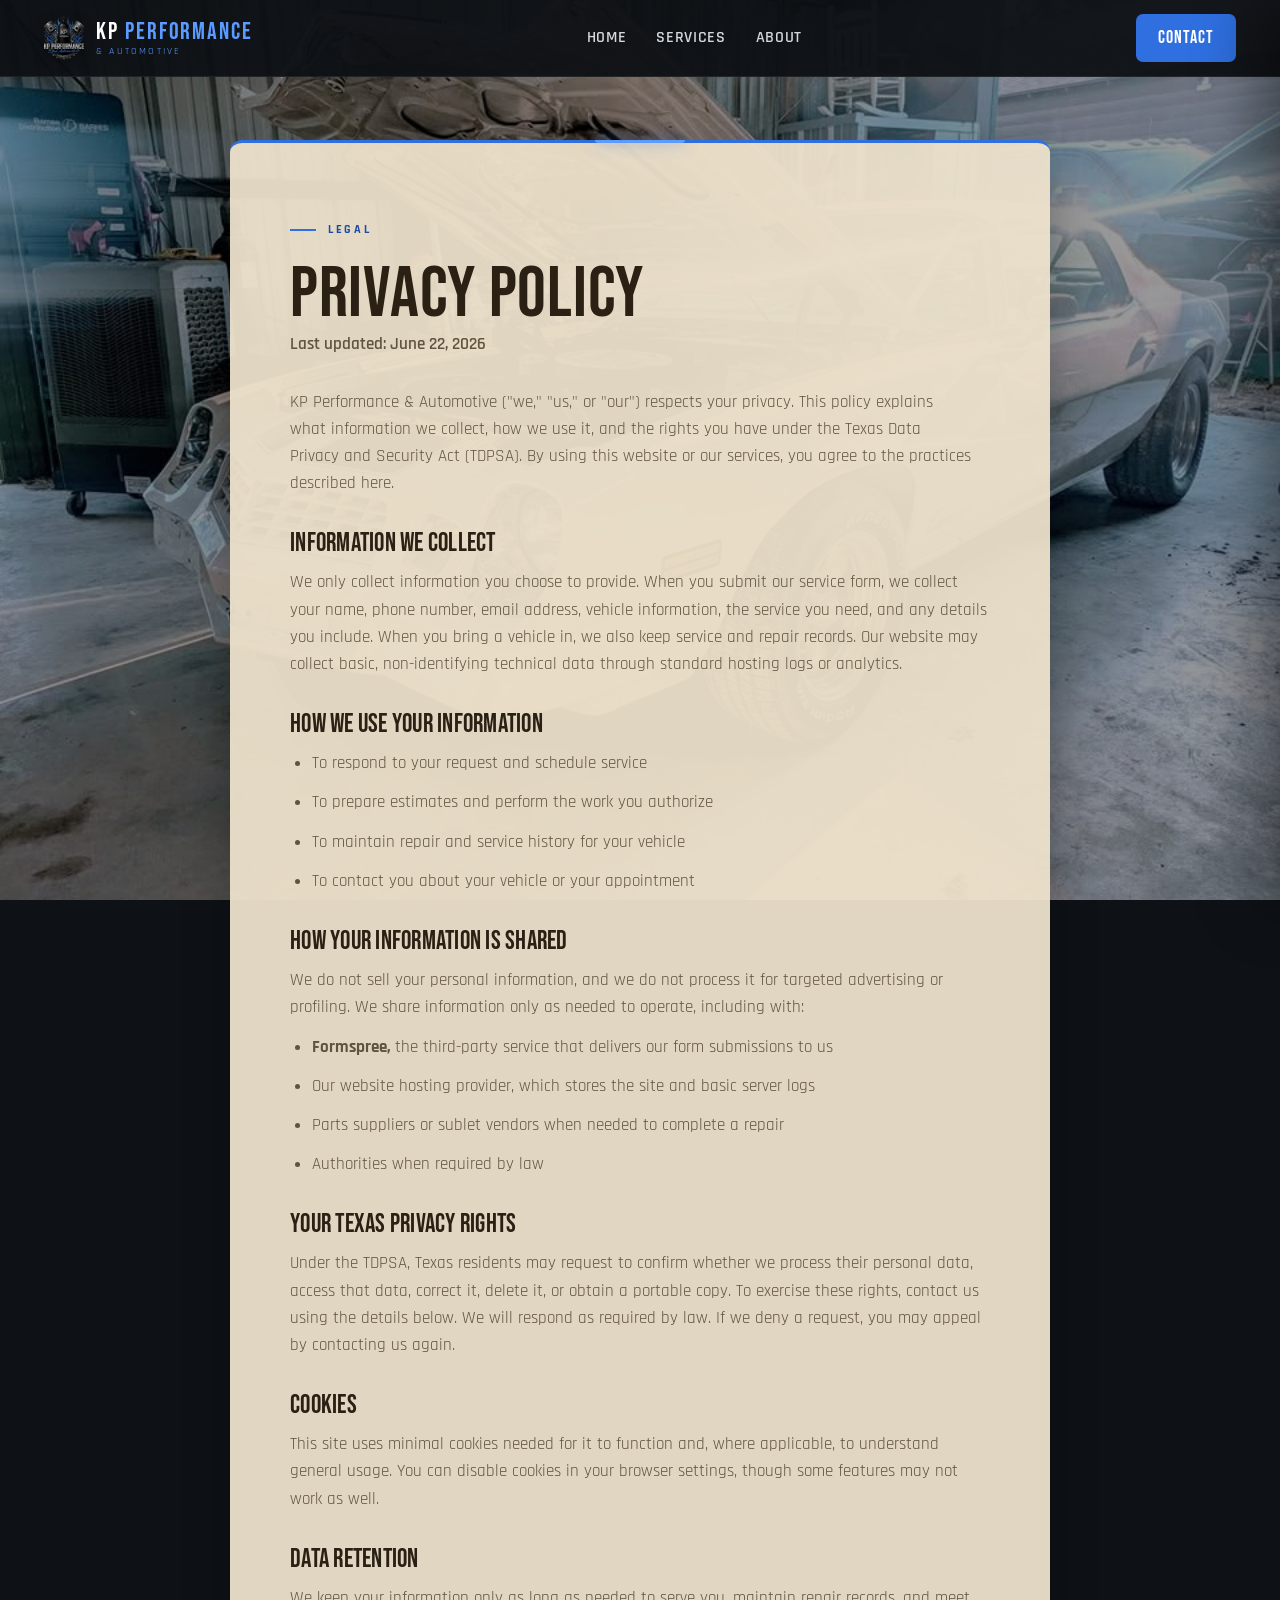
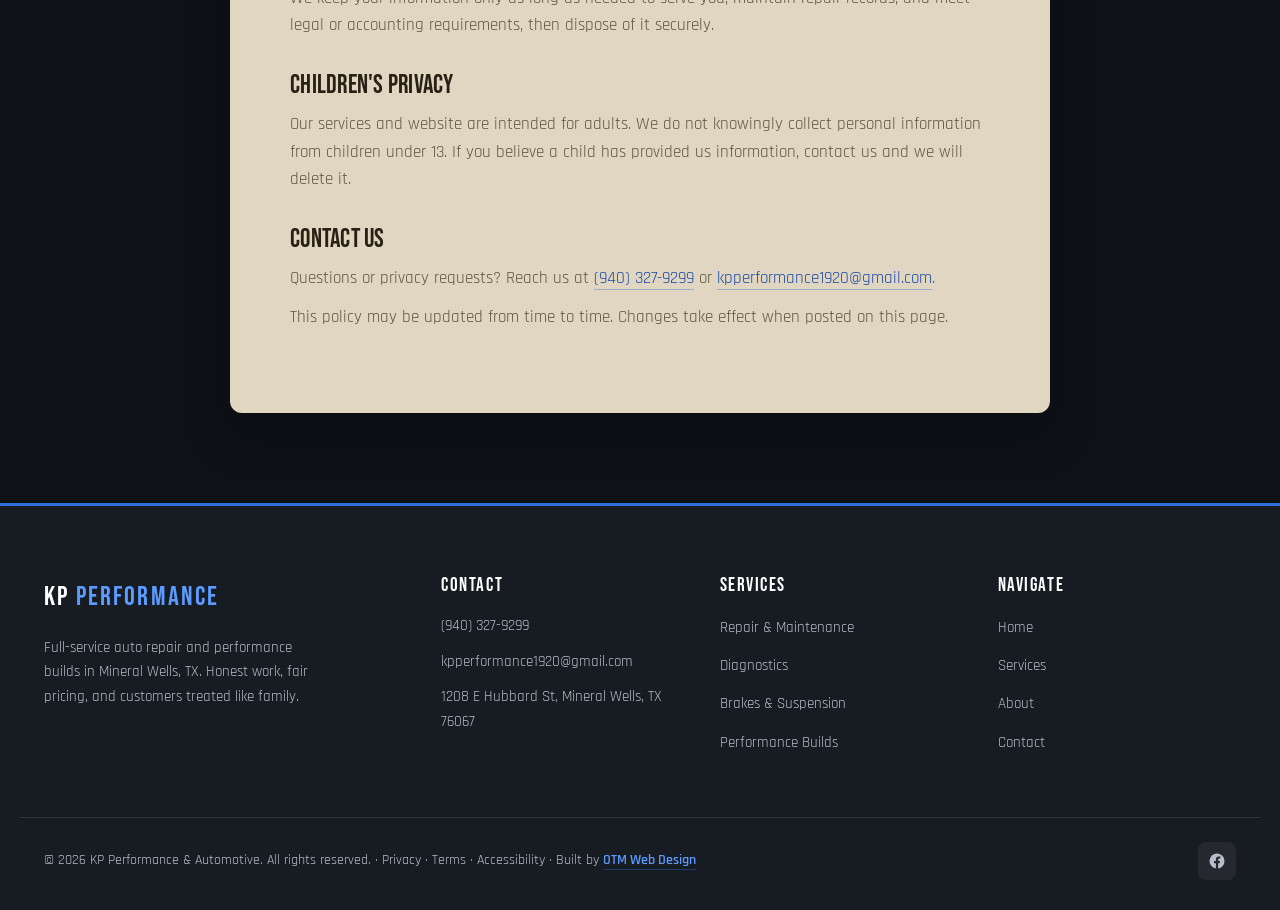
<file: privacy.html>
<!DOCTYPE html>
<html lang="en">
<head>
  <meta charset="UTF-8">
  <meta name="viewport" content="width=device-width, initial-scale=1.0">
  <meta name="robots" content="noindex">
  <title>Privacy Policy | KP Performance &amp; Automotive</title>
  <meta name="description" content="Privacy policy for KP Performance & Automotive.">

  <link rel="preconnect" href="https://fonts.googleapis.com">
  <link rel="preconnect" href="https://fonts.gstatic.com" crossorigin>
  <link href="https://fonts.googleapis.com/css2?family=Bebas+Neue&family=Rajdhani:wght@400;500;600;700&display=swap" rel="stylesheet">
  <link rel="stylesheet" href="styles.css">
</head>
<body data-page="legal">

  <!-- NAV -->
  <nav class="nav">
    <div class="nav-inner">
      <a class="brand" href="index.html" aria-label="KP Performance and Automotive home">
        <img src="assets/logo.png" alt="KP Performance & Automotive logo" onerror="this.style.display='none'">
        <span class="brand-text">
          <span class="brand-mark">KP <span>PERFORMANCE</span></span>
          <span class="brand-sub">&amp; Automotive</span>
        </span>
      </a>
      <ul class="nav-links">
        <li><a href="index.html" data-nav="home">Home</a></li>
        <li><a href="services.html" data-nav="services">Services</a></li>
        <li><a href="about.html" data-nav="about">About</a></li>
      </ul>
      <a href="book.html" class="nav-cta">Contact</a>
      <button class="hamburger" aria-label="Open menu" aria-expanded="false"><span></span><span></span><span></span></button>
    </div>
  </nav>
  <div class="nav-backdrop"></div>
  <aside class="mobile-menu" aria-label="Mobile navigation">
    <a href="index.html" data-nav="home">Home</a>
    <a href="services.html" data-nav="services">Services</a>
    <a href="about.html" data-nav="about">About</a>
    <a href="book.html" data-nav="book">Schedule Service</a>
    <a href="book.html" class="btn">Contact Us</a>
  </aside>

  <section style="padding-top:140px">
    <div class="container has-tab legal-body">
      <span class="eyebrow">Legal</span>
      <h1>Privacy Policy</h1>
      <p class="legal-updated">Last updated: June 22, 2026</p>

      <p>KP Performance &amp; Automotive ("we," "us," or "our") respects your privacy. This policy explains what information we collect, how we use it, and the rights you have under the Texas Data Privacy and Security Act (TDPSA). By using this website or our services, you agree to the practices described here.</p>

      <h2>Information We Collect</h2>
      <p>We only collect information you choose to provide. When you submit our service form, we collect your name, phone number, email address, vehicle information, the service you need, and any details you include. When you bring a vehicle in, we also keep service and repair records. Our website may collect basic, non-identifying technical data through standard hosting logs or analytics.</p>

      <h2>How We Use Your Information</h2>
      <ul>
        <li>To respond to your request and schedule service</li>
        <li>To prepare estimates and perform the work you authorize</li>
        <li>To maintain repair and service history for your vehicle</li>
        <li>To contact you about your vehicle or your appointment</li>
      </ul>

      <h2>How Your Information Is Shared</h2>
      <p>We do not sell your personal information, and we do not process it for targeted advertising or profiling. We share information only as needed to operate, including with:</p>
      <ul>
        <li><strong>Formspree,</strong> the third-party service that delivers our form submissions to us</li>
        <li>Our website hosting provider, which stores the site and basic server logs</li>
        <li>Parts suppliers or sublet vendors when needed to complete a repair</li>
        <li>Authorities when required by law</li>
      </ul>

      <h2>Your Texas Privacy Rights</h2>
      <p>Under the TDPSA, Texas residents may request to confirm whether we process their personal data, access that data, correct it, delete it, or obtain a portable copy. To exercise these rights, contact us using the details below. We will respond as required by law. If we deny a request, you may appeal by contacting us again.</p>

      <h2>Cookies</h2>
      <p>This site uses minimal cookies needed for it to function and, where applicable, to understand general usage. You can disable cookies in your browser settings, though some features may not work as well.</p>

      <h2>Data Retention</h2>
      <p>We keep your information only as long as needed to serve you, maintain repair records, and meet legal or accounting requirements, then dispose of it securely.</p>

      <h2>Children's Privacy</h2>
      <p>Our services and website are intended for adults. We do not knowingly collect personal information from children under 13. If you believe a child has provided us information, contact us and we will delete it.</p>

      <h2>Contact Us</h2>
      <p>Questions or privacy requests? Reach us at <a href="tel:+19403279299">(940) 327-9299</a> or <a href="mailto:kpperformance1920@gmail.com">kpperformance1920@gmail.com</a>.</p>

      <p>This policy may be updated from time to time. Changes take effect when posted on this page.</p>
    </div>
  </section>

  <!-- FOOTER -->
  <footer class="footer">
    <div class="footer-grid">
      <div class="footer-brand">
        <span class="brand-mark">KP <span style="color:var(--accent-bright)">PERFORMANCE</span></span>
        <p>Full-service auto repair and performance builds in Mineral Wells, TX. Honest work, fair pricing, and customers treated like family.</p>
      </div>
      <div>
        <h4>Contact</h4>
        <ul class="footer-contact">
          <li><a href="tel:+19403279299">(940) 327-9299</a></li>
          <li><a href="mailto:kpperformance1920@gmail.com">kpperformance1920@gmail.com</a></li>
          <li><span>1208 E Hubbard St, Mineral Wells, TX 76067</span></li>
        </ul>
      </div>
      <div>
        <h4>Services</h4>
        <ul>
          <li><a href="services.html">Repair &amp; Maintenance</a></li>
          <li><a href="services.html">Diagnostics</a></li>
          <li><a href="services.html">Brakes &amp; Suspension</a></li>
          <li><a href="services.html">Performance Builds</a></li>
        </ul>
      </div>
      <div>
        <h4>Navigate</h4>
        <ul>
          <li><a href="index.html">Home</a></li>
          <li><a href="services.html">Services</a></li>
          <li><a href="about.html">About</a></li>
          <li><a href="book.html">Contact</a></li>
        </ul>
      </div>
    </div>
    <div class="footer-bottom">
      <div>&copy; 2026 KP Performance &amp; Automotive. All rights reserved. &middot;
        <a href="privacy.html">Privacy</a> &middot;
        <a href="terms.html">Terms</a> &middot;
        <a href="accessibility.html">Accessibility</a> &middot;
        Built by <a href="https://otm-designs.com" target="_blank" rel="noopener">OTM Web Design</a>
      </div>
      <div class="footer-social">
        <a href="https://www.facebook.com/KPPerformance2023" target="_blank" rel="noopener" aria-label="KP Performance on Facebook">
          <svg viewBox="0 0 24 24" fill="currentColor"><path d="M22 12a10 10 0 1 0-11.5 9.9v-7H8v-2.9h2.5V9.8c0-2.5 1.5-3.9 3.8-3.9 1.1 0 2.2.2 2.2.2v2.5h-1.3c-1.2 0-1.6.8-1.6 1.6v1.9H16l-.4 2.9h-2.1v7A10 10 0 0 0 22 12z"/></svg>
        </a>
      </div>
    </div>
  </footer>

  <a href="tel:+19403279299" class="call-bar">Call Now &middot; (940) 327-9299</a>

  <script src="script.js"></script>
</body>
</html>
</file>
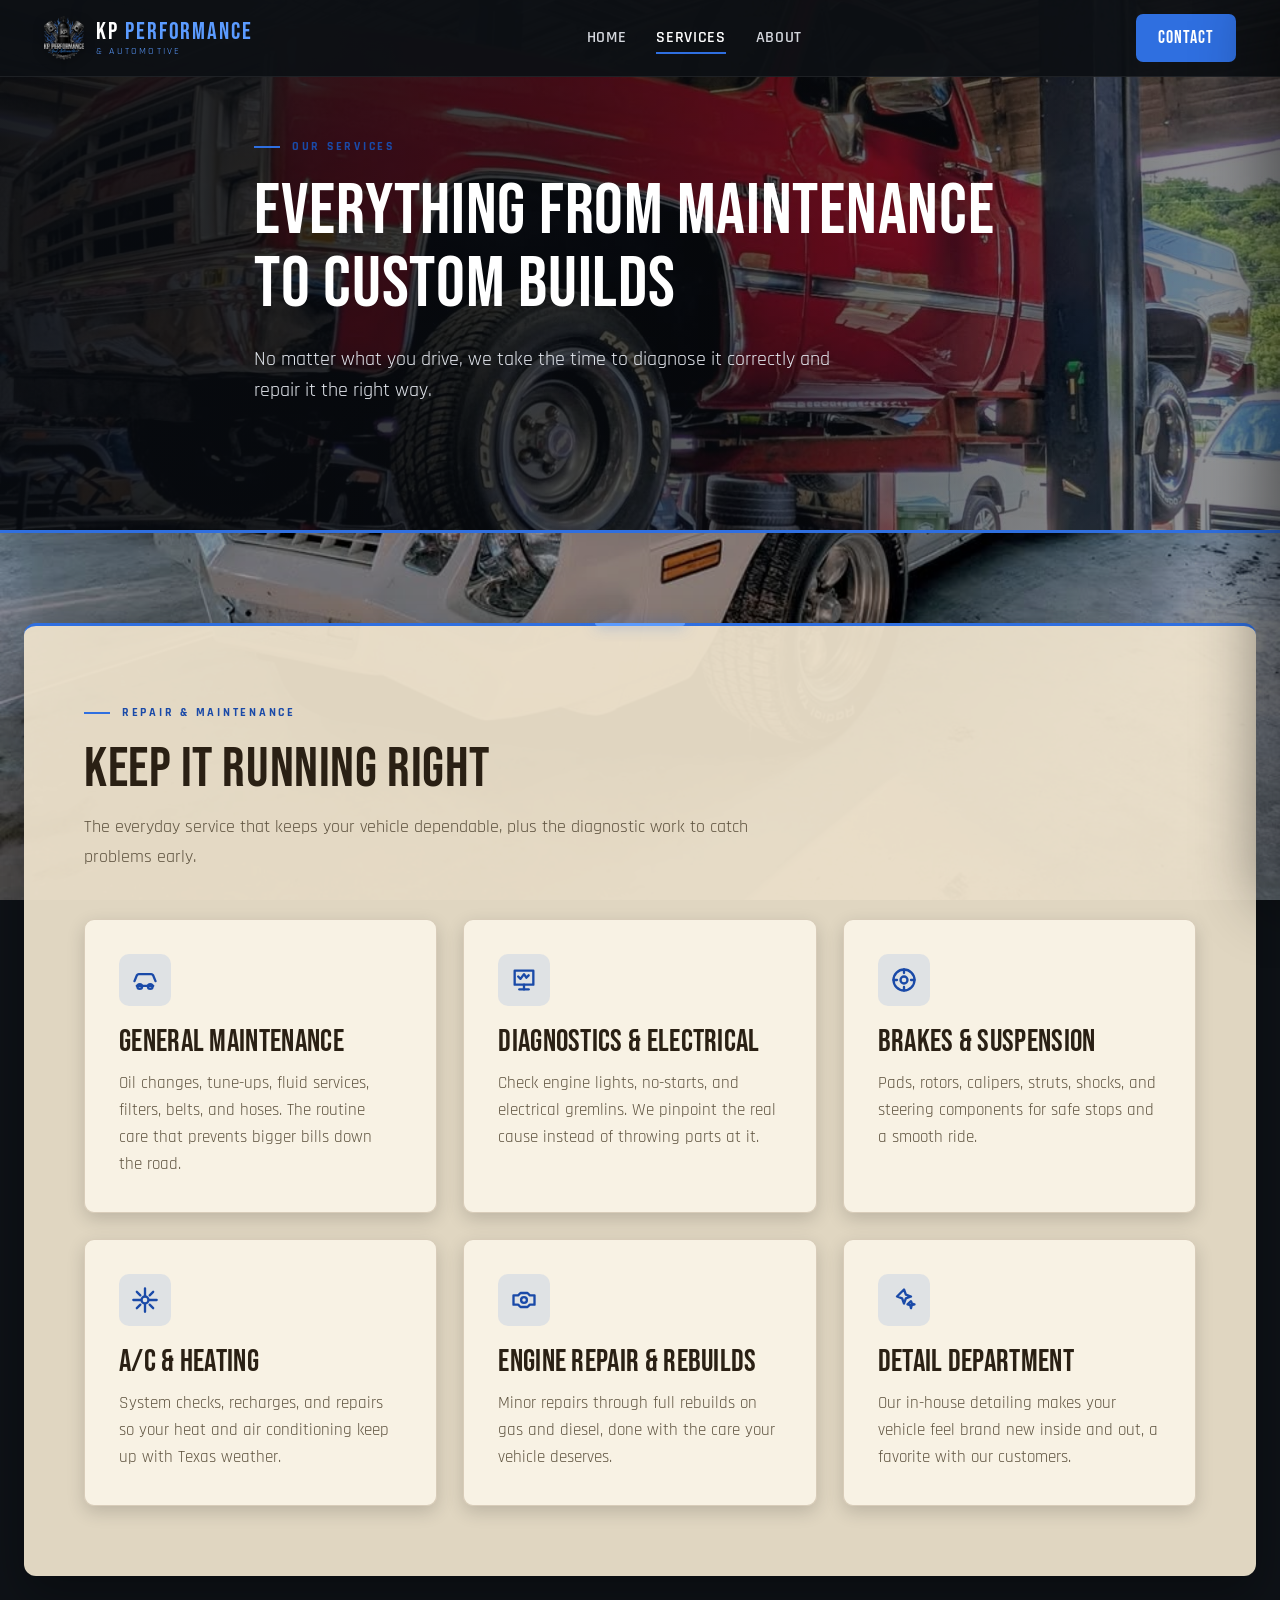
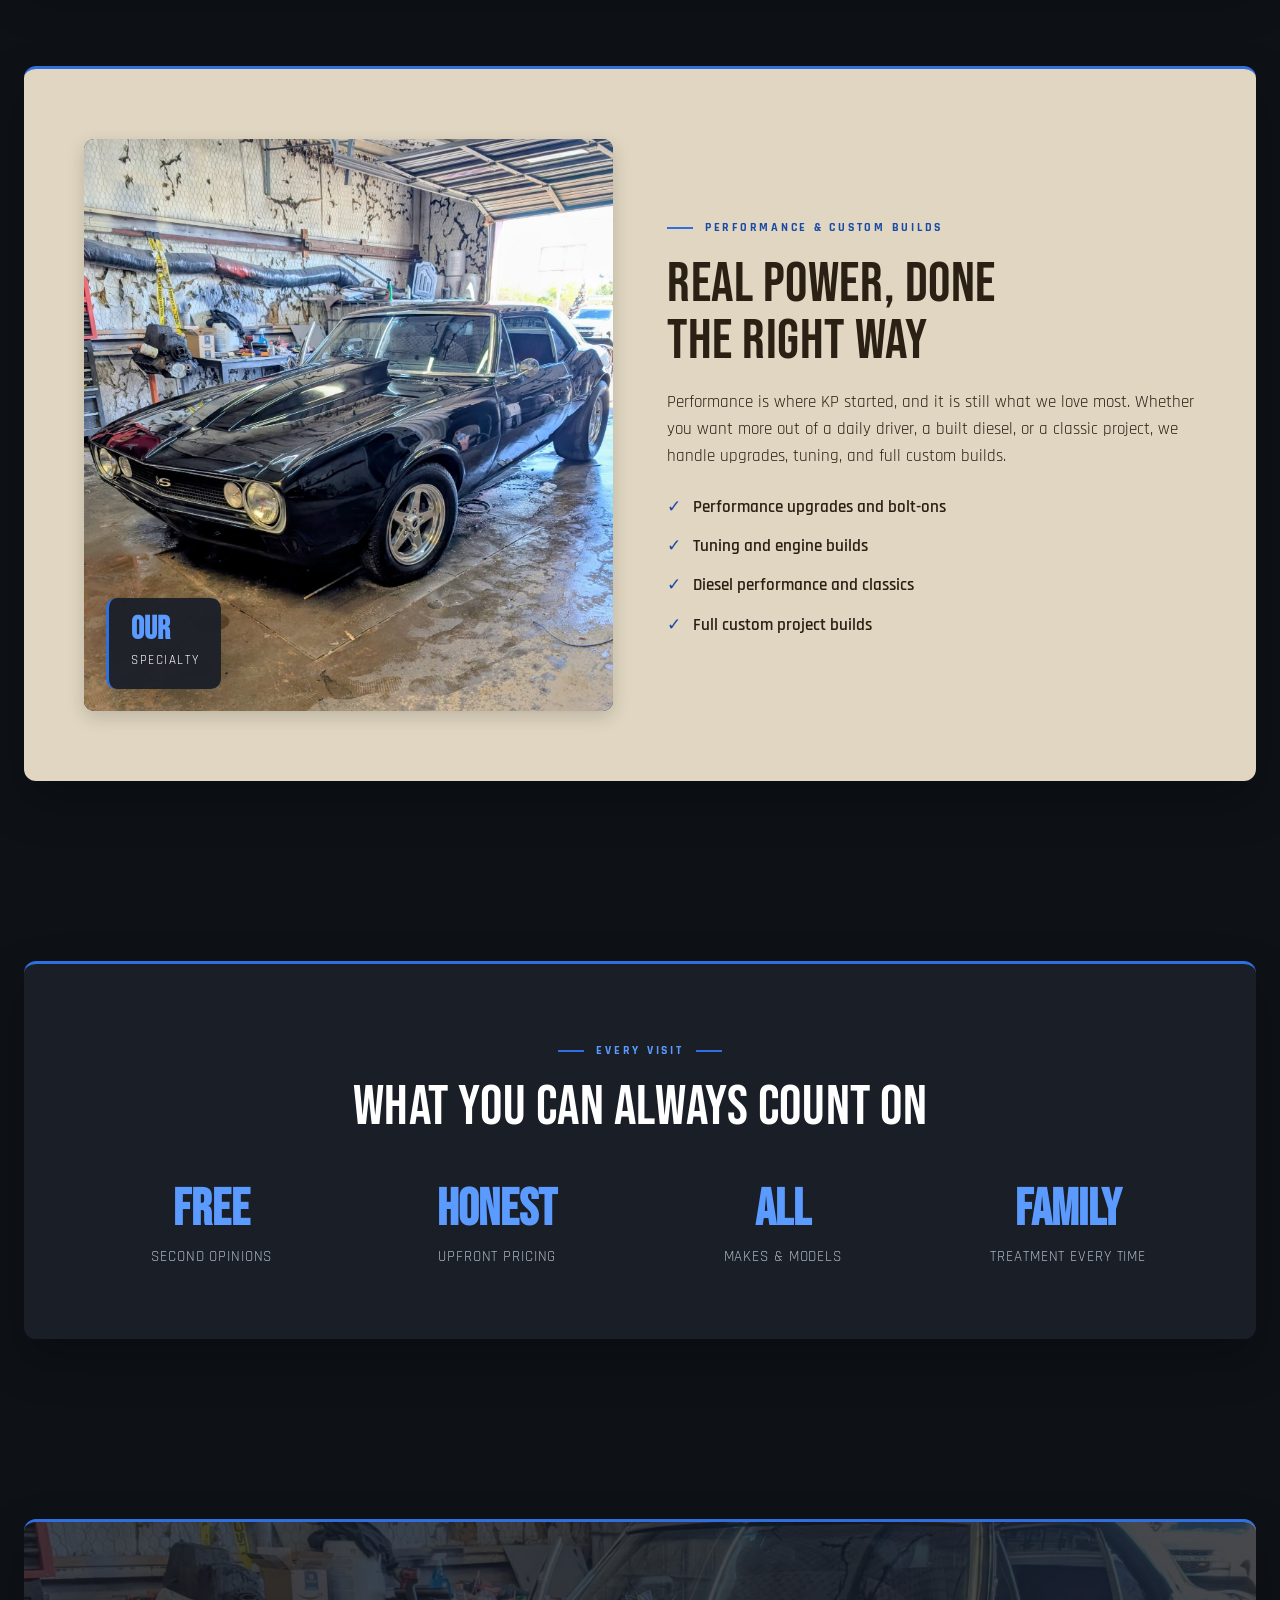
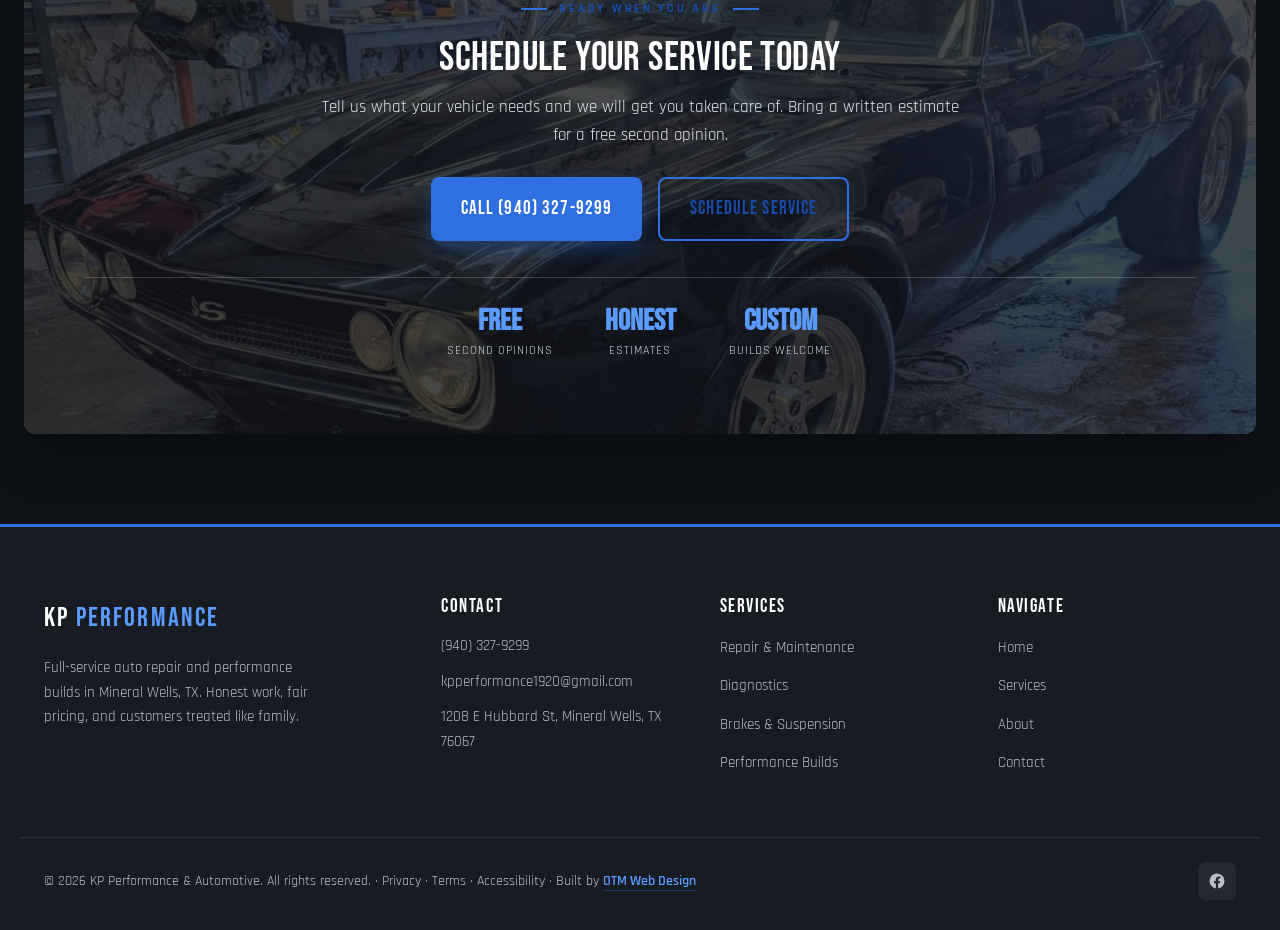
<file: services.html>
<!DOCTYPE html>
<html lang="en">
<head>
  <meta charset="UTF-8">
  <meta name="viewport" content="width=device-width, initial-scale=1.0">
  <title>Services | KP Performance &amp; Automotive | Mineral Wells, TX</title>
  <meta name="description" content="Auto repair, diagnostics, brakes, suspension, A/C, engine work, and performance and custom builds at KP Performance & Automotive in Mineral Wells, TX.">

  <meta property="og:type" content="website">
  <meta property="og:site_name" content="KP Performance & Automotive">
  <meta property="og:title" content="Services | KP Performance & Automotive">
  <meta property="og:description" content="Repair, diagnostics, brakes, suspension, A/C, engine work, and performance and custom builds in Mineral Wells, TX.">
  <meta property="og:url" content="https://one-true-mission.github.io/kp-performance/services.html">
  <meta property="og:image" content="https://one-true-mission.github.io/kp-performance/assets/og-image.jpg">
  <meta name="twitter:card" content="summary_large_image">
  <meta name="twitter:title" content="Services | KP Performance & Automotive">
  <meta name="twitter:description" content="Repair, diagnostics, brakes, suspension, A/C, engine work, and performance builds.">
  <meta name="twitter:image" content="https://one-true-mission.github.io/kp-performance/assets/og-image.jpg">

  <link rel="preconnect" href="https://fonts.googleapis.com">
  <link rel="preconnect" href="https://fonts.gstatic.com" crossorigin>
  <link href="https://fonts.googleapis.com/css2?family=Bebas+Neue&family=Rajdhani:wght@400;500;600;700&display=swap" rel="stylesheet">
  <link rel="stylesheet" href="styles.css">
</head>
<body data-page="services">

  <!-- NAV -->
  <nav class="nav">
    <div class="nav-inner">
      <a class="brand" href="index.html" aria-label="KP Performance and Automotive home">
        <img src="assets/logo.png" alt="KP Performance & Automotive logo" onerror="this.style.display='none'">
        <span class="brand-text">
          <span class="brand-mark">KP <span>PERFORMANCE</span></span>
          <span class="brand-sub">&amp; Automotive</span>
        </span>
      </a>
      <ul class="nav-links">
        <li><a href="index.html" data-nav="home">Home</a></li>
        <li><a href="services.html" data-nav="services">Services</a></li>
        <li><a href="about.html" data-nav="about">About</a></li>
      </ul>
      <a href="book.html" class="nav-cta">Contact</a>
      <button class="hamburger" aria-label="Open menu" aria-expanded="false"><span></span><span></span><span></span></button>
    </div>
  </nav>
  <div class="nav-backdrop"></div>
  <aside class="mobile-menu" aria-label="Mobile navigation">
    <a href="index.html" data-nav="home">Home</a>
    <a href="services.html" data-nav="services">Services</a>
    <a href="about.html" data-nav="about">About</a>
    <a href="book.html" data-nav="book">Schedule Service</a>
    <a href="book.html" class="btn">Contact Us</a>
  </aside>

  <!-- HERO -->
  <header class="hero hero--page" style="background-image:url('assets/auto-car-on-lift.jpg')">
    <div class="inner hero-content">
      <span class="eyebrow">Our Services</span>
      <h1>Everything From Maintenance to Custom Builds</h1>
      <p>No matter what you drive, we take the time to diagnose it correctly and repair it the right way.</p>
    </div>
  </header>

  <!-- SERVICE DETAIL -->
  <section>
    <div class="container has-tab">
      <div class="section-head">
        <span class="eyebrow">Repair &amp; Maintenance</span>
        <h2>Keep It Running Right</h2>
        <p class="lede">The everyday service that keeps your vehicle dependable, plus the diagnostic work to catch problems early.</p>
      </div>
      <div class="card-grid">
        <article class="card">
          <div class="card-icon" aria-hidden="true"><svg viewBox="0 0 24 24" fill="none" stroke="currentColor" stroke-width="2" stroke-linecap="round" stroke-linejoin="round"><path d="M3 13l2-5a2 2 0 0 1 2-1h10a2 2 0 0 1 2 1l2 5"/><path d="M5 17h14"/><circle cx="7.5" cy="17.5" r="2"/><circle cx="16.5" cy="17.5" r="2"/></svg></div>
          <h3>General Maintenance</h3>
          <p>Oil changes, tune-ups, fluid services, filters, belts, and hoses. The routine care that prevents bigger bills down the road.</p>
        </article>
        <article class="card">
          <div class="card-icon" aria-hidden="true"><svg viewBox="0 0 24 24" fill="none" stroke="currentColor" stroke-width="2" stroke-linecap="round" stroke-linejoin="round"><path d="M4 4h16v12H4z"/><path d="M8 20h8"/><path d="M12 16v4"/><path d="M7 9l2 2 3-4 2 3 2-2"/></svg></div>
          <h3>Diagnostics &amp; Electrical</h3>
          <p>Check engine lights, no-starts, and electrical gremlins. We pinpoint the real cause instead of throwing parts at it.</p>
        </article>
        <article class="card">
          <div class="card-icon" aria-hidden="true"><svg viewBox="0 0 24 24" fill="none" stroke="currentColor" stroke-width="2" stroke-linecap="round" stroke-linejoin="round"><circle cx="12" cy="12" r="9"/><circle cx="12" cy="12" r="3"/><path d="M12 3v3M12 18v3M3 12h3M18 12h3"/></svg></div>
          <h3>Brakes &amp; Suspension</h3>
          <p>Pads, rotors, calipers, struts, shocks, and steering components for safe stops and a smooth ride.</p>
        </article>
        <article class="card">
          <div class="card-icon" aria-hidden="true"><svg viewBox="0 0 24 24" fill="none" stroke="currentColor" stroke-width="2" stroke-linecap="round" stroke-linejoin="round"><path d="M12 2v6M12 16v6M2 12h6M16 12h6"/><circle cx="12" cy="12" r="3"/><path d="M5 5l3 3M16 16l3 3M19 5l-3 3M8 16l-3 3"/></svg></div>
          <h3>A/C &amp; Heating</h3>
          <p>System checks, recharges, and repairs so your heat and air conditioning keep up with Texas weather.</p>
        </article>
        <article class="card">
          <div class="card-icon" aria-hidden="true"><svg viewBox="0 0 24 24" fill="none" stroke="currentColor" stroke-width="2" stroke-linecap="round" stroke-linejoin="round"><path d="M3 8h4l2-2h6l2 2h4v8h-4l-2 2H9l-2-2H3z"/><circle cx="12" cy="12" r="2.5"/></svg></div>
          <h3>Engine Repair &amp; Rebuilds</h3>
          <p>Minor repairs through full rebuilds on gas and diesel, done with the care your vehicle deserves.</p>
        </article>
        <article class="card">
          <div class="card-icon" aria-hidden="true"><svg viewBox="0 0 24 24" fill="none" stroke="currentColor" stroke-width="2" stroke-linecap="round" stroke-linejoin="round"><path d="M12 3l1.6 4.4L18 9l-4.4 1.6L12 15l-1.6-4.4L6 9z"/><path d="M18 13l.7 2L21 15.7l-2.3.6L18 19l-.7-2.7L15 15.7z"/></svg></div>
          <h3>Detail Department</h3>
          <p>Our in-house detailing makes your vehicle feel brand new inside and out, a favorite with our customers.</p>
        </article>
      </div>
    </div>
  </section>

  <!-- PERFORMANCE FEATURE -->
  <section style="padding-top:0">
    <div class="container">
      <div class="intro-grid">
        <div class="intro-media">
          <img src="assets/auto-performance-engine.jpg" alt="Performance engine build at KP Performance" onerror="this.style.display='none'">
          <div class="intro-badge"><strong>Our</strong><span>Specialty</span></div>
        </div>
        <div class="intro-copy">
          <span class="eyebrow">Performance &amp; Custom Builds</span>
          <h2>Real Power, Done the Right Way</h2>
          <p>Performance is where KP started, and it is still what we love most. Whether you want more out of a daily driver, a built diesel, or a classic project, we handle upgrades, tuning, and full custom builds.</p>
          <ul class="intro-list">
            <li>Performance upgrades and bolt-ons</li>
            <li>Tuning and engine builds</li>
            <li>Diesel performance and classics</li>
            <li>Full custom project builds</li>
          </ul>
        </div>
      </div>
    </div>
  </section>

  <!-- INCLUDED -->
  <section>
    <div class="container container--deep">
      <div class="section-head center">
        <span class="eyebrow eyebrow--center">Every Visit</span>
        <h2>What You Can Always Count On</h2>
      </div>
      <div class="stats-grid">
        <div class="stat"><strong>Free</strong><span>Second Opinions</span></div>
        <div class="stat"><strong>Honest</strong><span>Upfront Pricing</span></div>
        <div class="stat"><strong>All</strong><span>Makes &amp; Models</span></div>
        <div class="stat"><strong>Family</strong><span>Treatment Every Time</span></div>
      </div>
    </div>
  </section>

  <!-- CTA -->
  <section>
    <div class="container cta">
      <span class="eyebrow eyebrow--center">Ready When You Are</span>
      <h2>Schedule Your Service Today</h2>
      <p>Tell us what your vehicle needs and we will get you taken care of. Bring a written estimate for a free second opinion.</p>
      <div class="cta-actions">
        <a href="tel:+19403279299" class="btn btn-primary">Call (940) 327-9299</a>
        <a href="book.html" class="btn btn-outline">Schedule Service</a>
      </div>
      <div class="cta-trust">
        <div><strong>Free</strong><span>Second Opinions</span></div>
        <div><strong>Honest</strong><span>Estimates</span></div>
        <div><strong>Custom</strong><span>Builds Welcome</span></div>
      </div>
    </div>
  </section>

  <!-- FOOTER -->
  <footer class="footer">
    <div class="footer-grid">
      <div class="footer-brand">
        <span class="brand-mark">KP <span style="color:var(--accent-bright)">PERFORMANCE</span></span>
        <p>Full-service auto repair and performance builds in Mineral Wells, TX. Honest work, fair pricing, and customers treated like family.</p>
      </div>
      <div>
        <h4>Contact</h4>
        <ul class="footer-contact">
          <li><a href="tel:+19403279299">(940) 327-9299</a></li>
          <li><a href="mailto:kpperformance1920@gmail.com">kpperformance1920@gmail.com</a></li>
          <li><span>1208 E Hubbard St, Mineral Wells, TX 76067</span></li>
        </ul>
      </div>
      <div>
        <h4>Services</h4>
        <ul>
          <li><a href="services.html">Repair &amp; Maintenance</a></li>
          <li><a href="services.html">Diagnostics</a></li>
          <li><a href="services.html">Brakes &amp; Suspension</a></li>
          <li><a href="services.html">Performance Builds</a></li>
        </ul>
      </div>
      <div>
        <h4>Navigate</h4>
        <ul>
          <li><a href="index.html">Home</a></li>
          <li><a href="services.html">Services</a></li>
          <li><a href="about.html">About</a></li>
          <li><a href="book.html">Contact</a></li>
        </ul>
      </div>
    </div>
    <div class="footer-bottom">
      <div>&copy; 2026 KP Performance &amp; Automotive. All rights reserved. &middot;
        <a href="privacy.html">Privacy</a> &middot;
        <a href="terms.html">Terms</a> &middot;
        <a href="accessibility.html">Accessibility</a> &middot;
        Built by <a href="https://otm-designs.com" target="_blank" rel="noopener">OTM Web Design</a>
      </div>
      <div class="footer-social">
        <a href="https://www.facebook.com/KPPerformance2023" target="_blank" rel="noopener" aria-label="KP Performance on Facebook">
          <svg viewBox="0 0 24 24" fill="currentColor"><path d="M22 12a10 10 0 1 0-11.5 9.9v-7H8v-2.9h2.5V9.8c0-2.5 1.5-3.9 3.8-3.9 1.1 0 2.2.2 2.2.2v2.5h-1.3c-1.2 0-1.6.8-1.6 1.6v1.9H16l-.4 2.9h-2.1v7A10 10 0 0 0 22 12z"/></svg>
        </a>
      </div>
    </div>
  </footer>

  <a href="tel:+19403279299" class="call-bar">Call Now &middot; (940) 327-9299</a>

  <script src="script.js"></script>
</body>
</html>
</file>
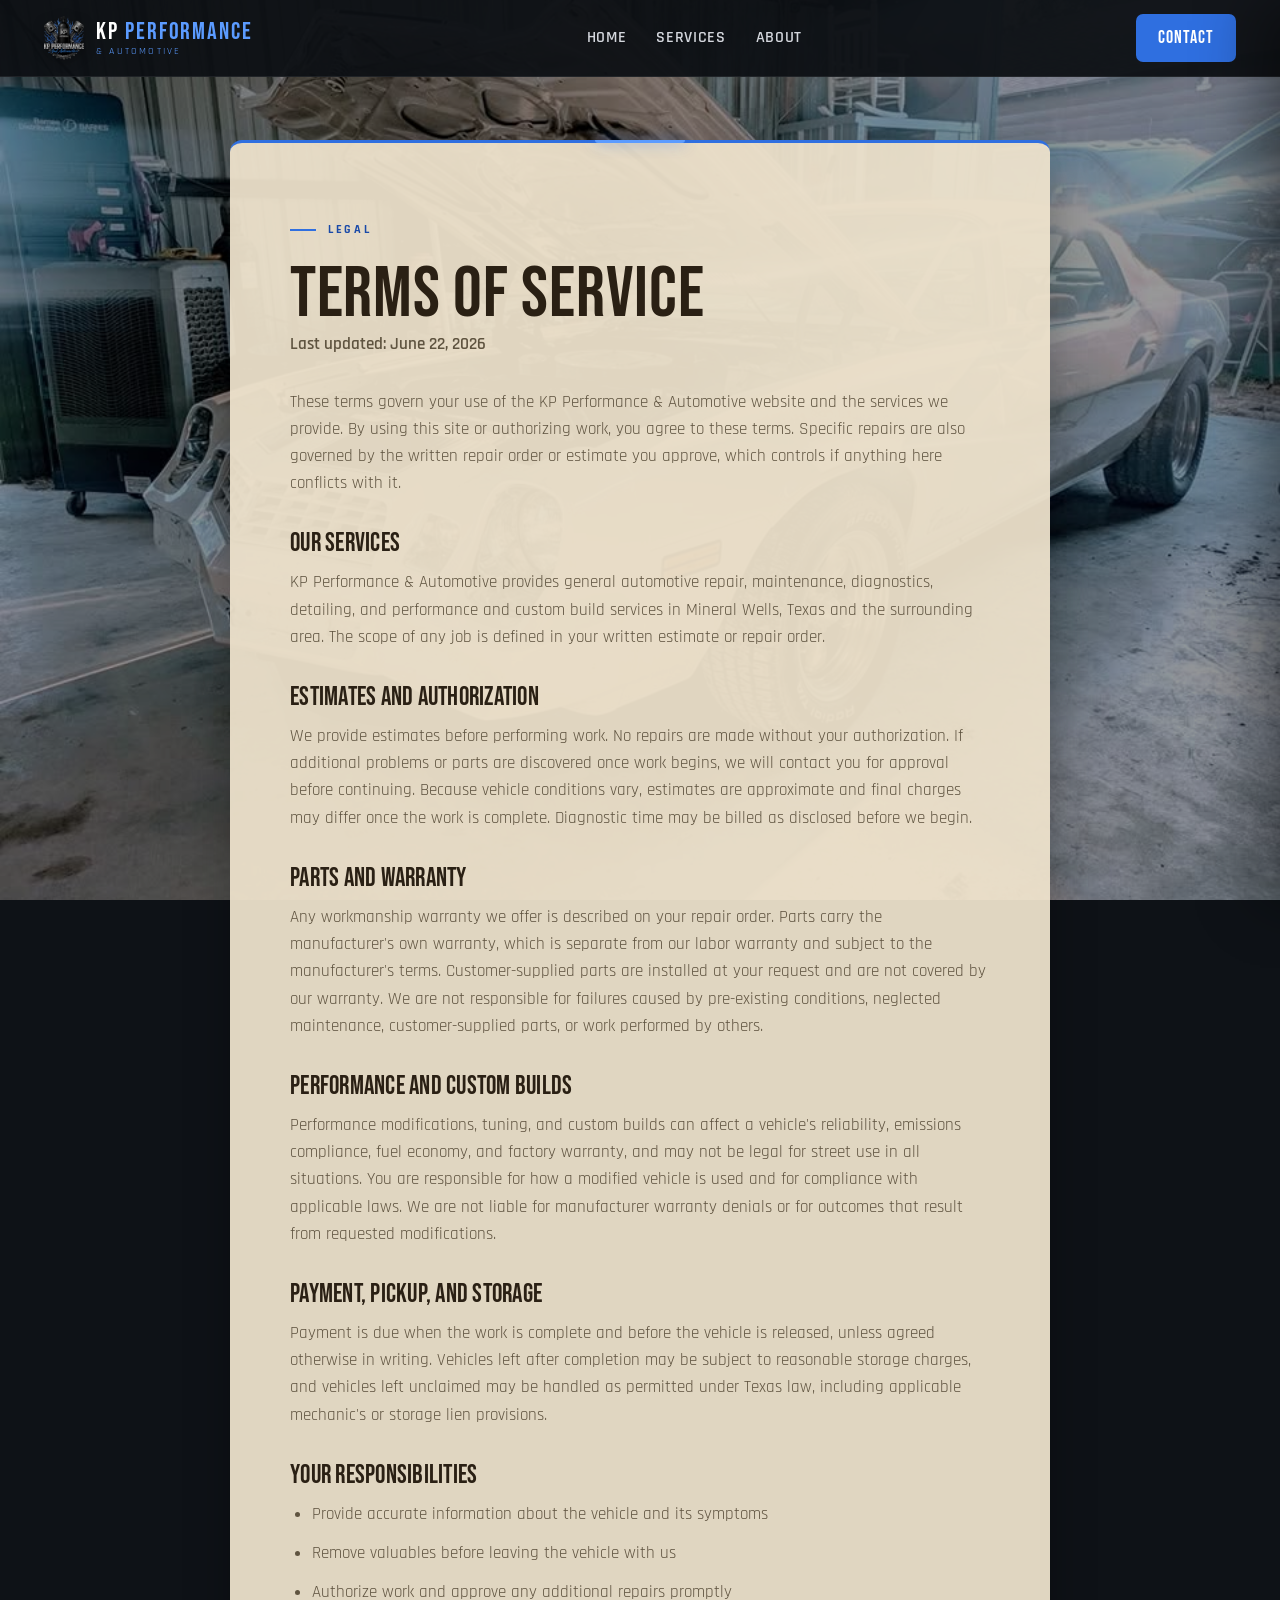
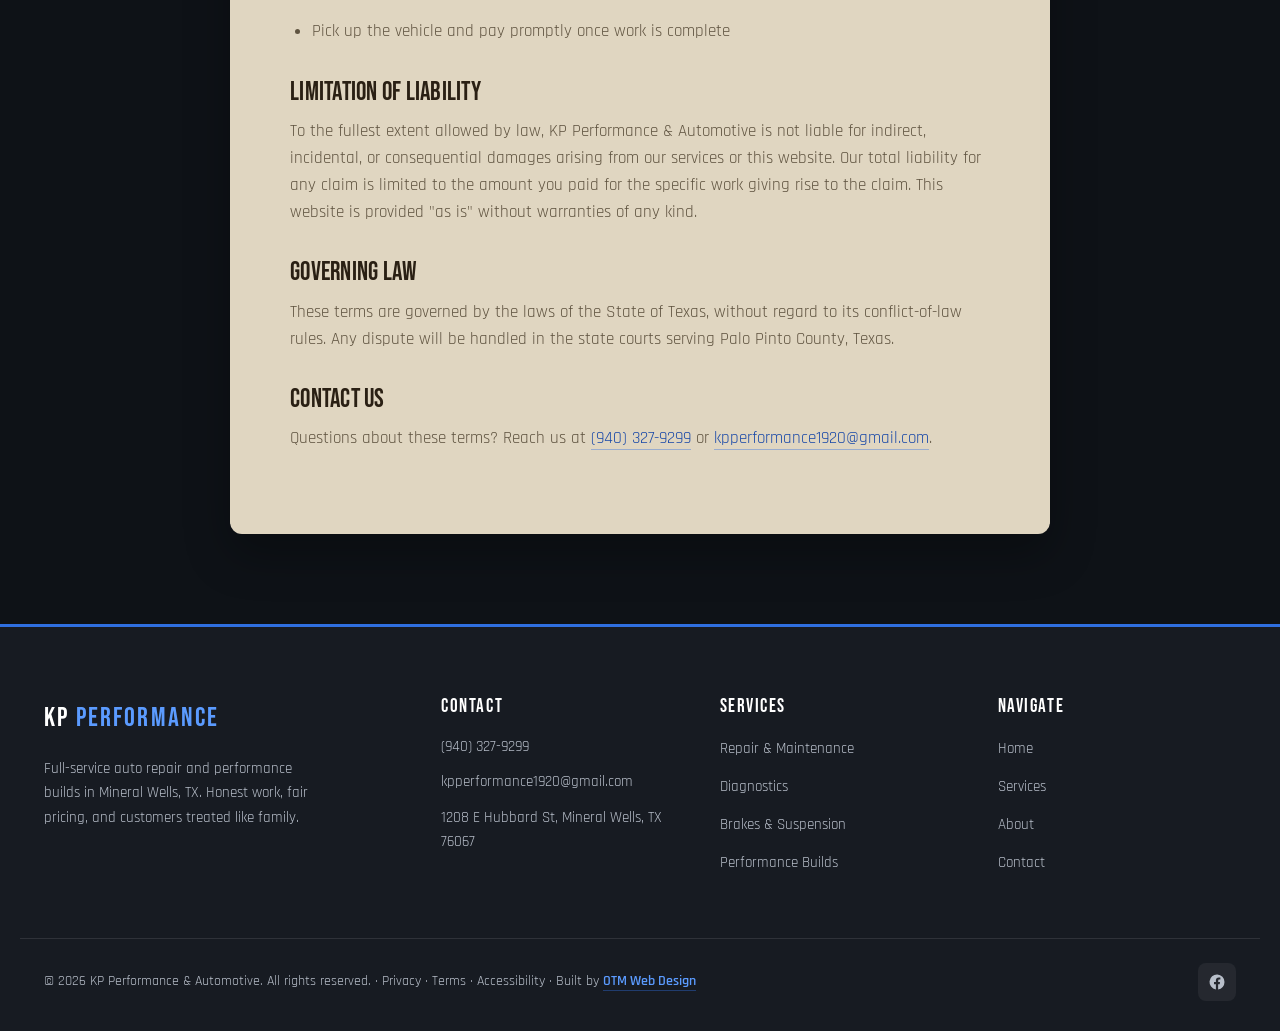
<file: terms.html>
<!DOCTYPE html>
<html lang="en">
<head>
  <meta charset="UTF-8">
  <meta name="viewport" content="width=device-width, initial-scale=1.0">
  <meta name="robots" content="noindex">
  <title>Terms of Service | KP Performance &amp; Automotive</title>
  <meta name="description" content="Terms of service for KP Performance & Automotive.">

  <link rel="preconnect" href="https://fonts.googleapis.com">
  <link rel="preconnect" href="https://fonts.gstatic.com" crossorigin>
  <link href="https://fonts.googleapis.com/css2?family=Bebas+Neue&family=Rajdhani:wght@400;500;600;700&display=swap" rel="stylesheet">
  <link rel="stylesheet" href="styles.css">
</head>
<body data-page="legal">

  <!-- NAV -->
  <nav class="nav">
    <div class="nav-inner">
      <a class="brand" href="index.html" aria-label="KP Performance and Automotive home">
        <img src="assets/logo.png" alt="KP Performance & Automotive logo" onerror="this.style.display='none'">
        <span class="brand-text">
          <span class="brand-mark">KP <span>PERFORMANCE</span></span>
          <span class="brand-sub">&amp; Automotive</span>
        </span>
      </a>
      <ul class="nav-links">
        <li><a href="index.html" data-nav="home">Home</a></li>
        <li><a href="services.html" data-nav="services">Services</a></li>
        <li><a href="about.html" data-nav="about">About</a></li>
      </ul>
      <a href="book.html" class="nav-cta">Contact</a>
      <button class="hamburger" aria-label="Open menu" aria-expanded="false"><span></span><span></span><span></span></button>
    </div>
  </nav>
  <div class="nav-backdrop"></div>
  <aside class="mobile-menu" aria-label="Mobile navigation">
    <a href="index.html" data-nav="home">Home</a>
    <a href="services.html" data-nav="services">Services</a>
    <a href="about.html" data-nav="about">About</a>
    <a href="book.html" data-nav="book">Schedule Service</a>
    <a href="book.html" class="btn">Contact Us</a>
  </aside>

  <section style="padding-top:140px">
    <div class="container has-tab legal-body">
      <span class="eyebrow">Legal</span>
      <h1>Terms of Service</h1>
      <p class="legal-updated">Last updated: June 22, 2026</p>

      <p>These terms govern your use of the KP Performance &amp; Automotive website and the services we provide. By using this site or authorizing work, you agree to these terms. Specific repairs are also governed by the written repair order or estimate you approve, which controls if anything here conflicts with it.</p>

      <h2>Our Services</h2>
      <p>KP Performance &amp; Automotive provides general automotive repair, maintenance, diagnostics, detailing, and performance and custom build services in Mineral Wells, Texas and the surrounding area. The scope of any job is defined in your written estimate or repair order.</p>

      <h2>Estimates and Authorization</h2>
      <p>We provide estimates before performing work. No repairs are made without your authorization. If additional problems or parts are discovered once work begins, we will contact you for approval before continuing. Because vehicle conditions vary, estimates are approximate and final charges may differ once the work is complete. Diagnostic time may be billed as disclosed before we begin.</p>

      <h2>Parts and Warranty</h2>
      <p>Any workmanship warranty we offer is described on your repair order. Parts carry the manufacturer's own warranty, which is separate from our labor warranty and subject to the manufacturer's terms. Customer-supplied parts are installed at your request and are not covered by our warranty. We are not responsible for failures caused by pre-existing conditions, neglected maintenance, customer-supplied parts, or work performed by others.</p>

      <h2>Performance and Custom Builds</h2>
      <p>Performance modifications, tuning, and custom builds can affect a vehicle's reliability, emissions compliance, fuel economy, and factory warranty, and may not be legal for street use in all situations. You are responsible for how a modified vehicle is used and for compliance with applicable laws. We are not liable for manufacturer warranty denials or for outcomes that result from requested modifications.</p>

      <h2>Payment, Pickup, and Storage</h2>
      <p>Payment is due when the work is complete and before the vehicle is released, unless agreed otherwise in writing. Vehicles left after completion may be subject to reasonable storage charges, and vehicles left unclaimed may be handled as permitted under Texas law, including applicable mechanic's or storage lien provisions.</p>

      <h2>Your Responsibilities</h2>
      <ul>
        <li>Provide accurate information about the vehicle and its symptoms</li>
        <li>Remove valuables before leaving the vehicle with us</li>
        <li>Authorize work and approve any additional repairs promptly</li>
        <li>Pick up the vehicle and pay promptly once work is complete</li>
      </ul>

      <h2>Limitation of Liability</h2>
      <p>To the fullest extent allowed by law, KP Performance &amp; Automotive is not liable for indirect, incidental, or consequential damages arising from our services or this website. Our total liability for any claim is limited to the amount you paid for the specific work giving rise to the claim. This website is provided "as is" without warranties of any kind.</p>

      <h2>Governing Law</h2>
      <p>These terms are governed by the laws of the State of Texas, without regard to its conflict-of-law rules. Any dispute will be handled in the state courts serving Palo Pinto County, Texas.</p>

      <h2>Contact Us</h2>
      <p>Questions about these terms? Reach us at <a href="tel:+19403279299">(940) 327-9299</a> or <a href="mailto:kpperformance1920@gmail.com">kpperformance1920@gmail.com</a>.</p>
    </div>
  </section>

  <!-- FOOTER -->
  <footer class="footer">
    <div class="footer-grid">
      <div class="footer-brand">
        <span class="brand-mark">KP <span style="color:var(--accent-bright)">PERFORMANCE</span></span>
        <p>Full-service auto repair and performance builds in Mineral Wells, TX. Honest work, fair pricing, and customers treated like family.</p>
      </div>
      <div>
        <h4>Contact</h4>
        <ul class="footer-contact">
          <li><a href="tel:+19403279299">(940) 327-9299</a></li>
          <li><a href="mailto:kpperformance1920@gmail.com">kpperformance1920@gmail.com</a></li>
          <li><span>1208 E Hubbard St, Mineral Wells, TX 76067</span></li>
        </ul>
      </div>
      <div>
        <h4>Services</h4>
        <ul>
          <li><a href="services.html">Repair &amp; Maintenance</a></li>
          <li><a href="services.html">Diagnostics</a></li>
          <li><a href="services.html">Brakes &amp; Suspension</a></li>
          <li><a href="services.html">Performance Builds</a></li>
        </ul>
      </div>
      <div>
        <h4>Navigate</h4>
        <ul>
          <li><a href="index.html">Home</a></li>
          <li><a href="services.html">Services</a></li>
          <li><a href="about.html">About</a></li>
          <li><a href="book.html">Contact</a></li>
        </ul>
      </div>
    </div>
    <div class="footer-bottom">
      <div>&copy; 2026 KP Performance &amp; Automotive. All rights reserved. &middot;
        <a href="privacy.html">Privacy</a> &middot;
        <a href="terms.html">Terms</a> &middot;
        <a href="accessibility.html">Accessibility</a> &middot;
        Built by <a href="https://otm-designs.com" target="_blank" rel="noopener">OTM Web Design</a>
      </div>
      <div class="footer-social">
        <a href="https://www.facebook.com/KPPerformance2023" target="_blank" rel="noopener" aria-label="KP Performance on Facebook">
          <svg viewBox="0 0 24 24" fill="currentColor"><path d="M22 12a10 10 0 1 0-11.5 9.9v-7H8v-2.9h2.5V9.8c0-2.5 1.5-3.9 3.8-3.9 1.1 0 2.2.2 2.2.2v2.5h-1.3c-1.2 0-1.6.8-1.6 1.6v1.9H16l-.4 2.9h-2.1v7A10 10 0 0 0 22 12z"/></svg>
        </a>
      </div>
    </div>
  </footer>

  <a href="tel:+19403279299" class="call-bar">Call Now &middot; (940) 327-9299</a>

  <script src="script.js"></script>
</body>
</html>
</file>
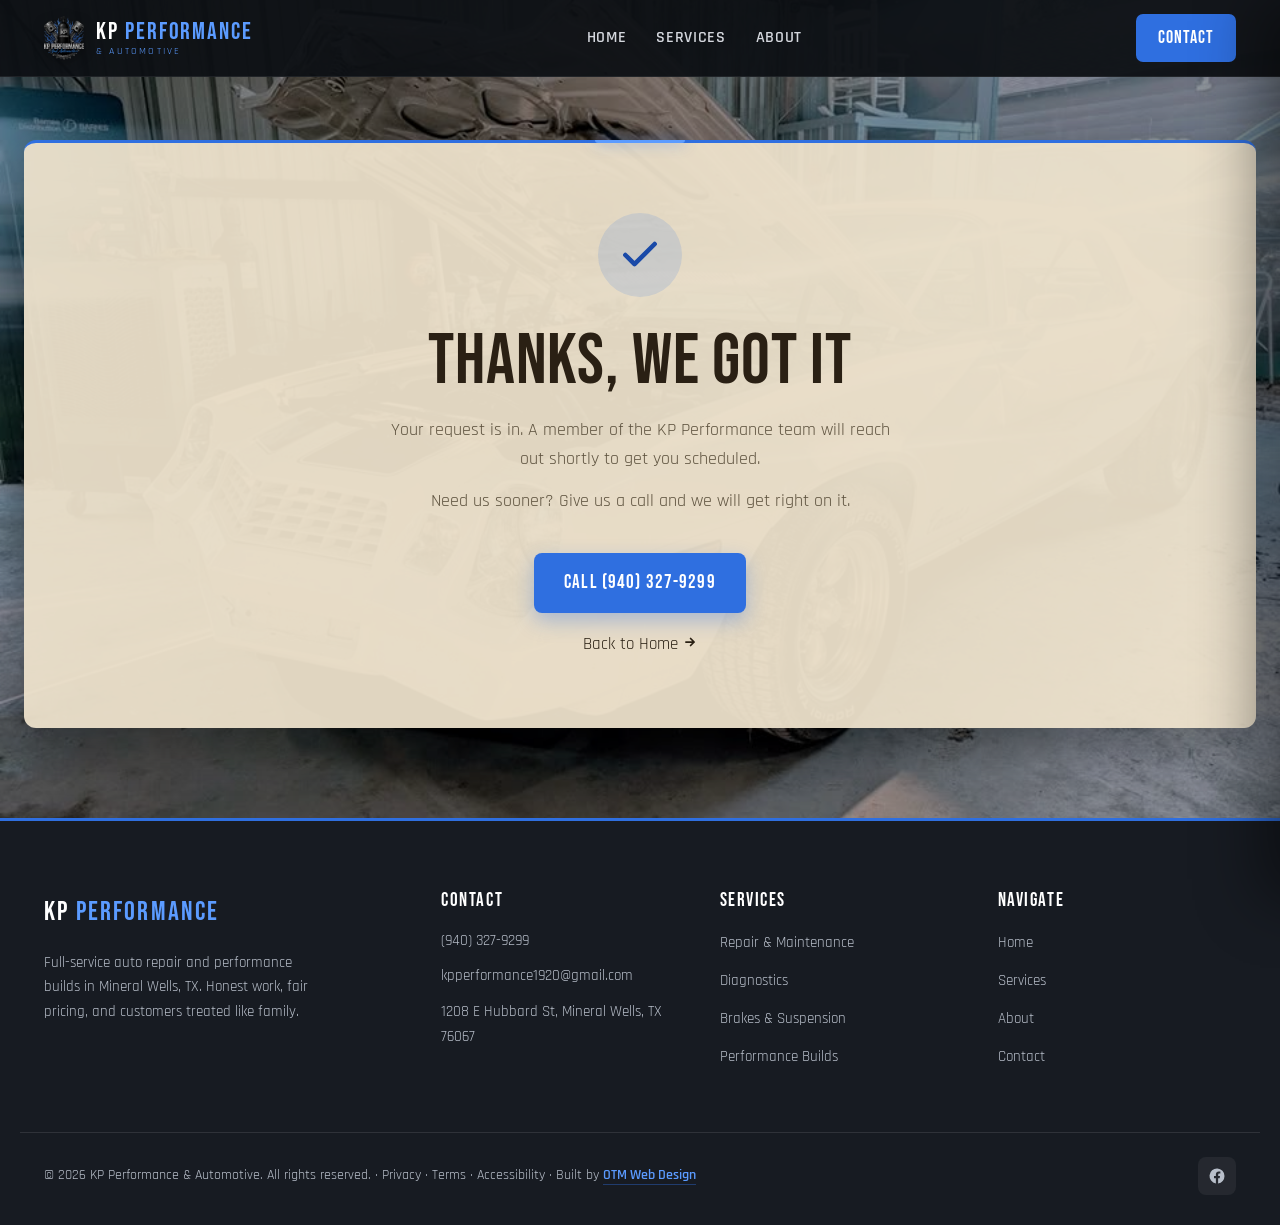
<file: thank-you.html>
<!DOCTYPE html>
<html lang="en">
<head>
  <meta charset="UTF-8">
  <meta name="viewport" content="width=device-width, initial-scale=1.0">
  <meta name="robots" content="noindex">
  <title>Thank You | KP Performance &amp; Automotive</title>
  <meta name="description" content="Thanks for reaching out to KP Performance & Automotive. We have received your request and will be in touch shortly.">

  <link rel="preconnect" href="https://fonts.googleapis.com">
  <link rel="preconnect" href="https://fonts.gstatic.com" crossorigin>
  <link href="https://fonts.googleapis.com/css2?family=Bebas+Neue&family=Rajdhani:wght@400;500;600;700&display=swap" rel="stylesheet">
  <link rel="stylesheet" href="styles.css">
</head>
<body data-page="book">

  <!-- NAV -->
  <nav class="nav">
    <div class="nav-inner">
      <a class="brand" href="index.html" aria-label="KP Performance and Automotive home">
        <img src="assets/logo.png" alt="KP Performance & Automotive logo" onerror="this.style.display='none'">
        <span class="brand-text">
          <span class="brand-mark">KP <span>PERFORMANCE</span></span>
          <span class="brand-sub">&amp; Automotive</span>
        </span>
      </a>
      <ul class="nav-links">
        <li><a href="index.html" data-nav="home">Home</a></li>
        <li><a href="services.html" data-nav="services">Services</a></li>
        <li><a href="about.html" data-nav="about">About</a></li>
      </ul>
      <a href="book.html" class="nav-cta">Contact</a>
      <button class="hamburger" aria-label="Open menu" aria-expanded="false"><span></span><span></span><span></span></button>
    </div>
  </nav>
  <div class="nav-backdrop"></div>
  <aside class="mobile-menu" aria-label="Mobile navigation">
    <a href="index.html" data-nav="home">Home</a>
    <a href="services.html" data-nav="services">Services</a>
    <a href="about.html" data-nav="about">About</a>
    <a href="book.html" data-nav="book">Schedule Service</a>
    <a href="book.html" class="btn">Contact Us</a>
  </aside>

  <section style="min-height:78vh;display:flex;align-items:center;padding-top:140px">
    <div class="container has-tab thankyou">
      <div class="check" aria-hidden="true">
        <svg viewBox="0 0 24 24" fill="none" stroke="currentColor" stroke-width="2.5" stroke-linecap="round" stroke-linejoin="round"><path d="M20 6L9 17l-5-5"/></svg>
      </div>
      <h1>Thanks, We Got It</h1>
      <p>Your request is in. A member of the KP Performance team will reach out shortly to get you scheduled.</p>
      <p>Need us sooner? Give us a call and we will get right on it.</p>
      <a href="tel:+19403279299" class="btn btn-primary">Call (940) 327-9299</a>
      <div style="margin-top:18px">
        <a href="index.html" class="card-link">Back to Home
          <svg width="14" height="14" viewBox="0 0 24 24" fill="none" stroke="currentColor" stroke-width="3" stroke-linecap="round" stroke-linejoin="round"><path d="M5 12h14M13 6l6 6-6 6"/></svg>
        </a>
      </div>
    </div>
  </section>

  <!-- FOOTER -->
  <footer class="footer">
    <div class="footer-grid">
      <div class="footer-brand">
        <span class="brand-mark">KP <span style="color:var(--accent-bright)">PERFORMANCE</span></span>
        <p>Full-service auto repair and performance builds in Mineral Wells, TX. Honest work, fair pricing, and customers treated like family.</p>
      </div>
      <div>
        <h4>Contact</h4>
        <ul class="footer-contact">
          <li><a href="tel:+19403279299">(940) 327-9299</a></li>
          <li><a href="mailto:kpperformance1920@gmail.com">kpperformance1920@gmail.com</a></li>
          <li><span>1208 E Hubbard St, Mineral Wells, TX 76067</span></li>
        </ul>
      </div>
      <div>
        <h4>Services</h4>
        <ul>
          <li><a href="services.html">Repair &amp; Maintenance</a></li>
          <li><a href="services.html">Diagnostics</a></li>
          <li><a href="services.html">Brakes &amp; Suspension</a></li>
          <li><a href="services.html">Performance Builds</a></li>
        </ul>
      </div>
      <div>
        <h4>Navigate</h4>
        <ul>
          <li><a href="index.html">Home</a></li>
          <li><a href="services.html">Services</a></li>
          <li><a href="about.html">About</a></li>
          <li><a href="book.html">Contact</a></li>
        </ul>
      </div>
    </div>
    <div class="footer-bottom">
      <div>&copy; 2026 KP Performance &amp; Automotive. All rights reserved. &middot;
        <a href="privacy.html">Privacy</a> &middot;
        <a href="terms.html">Terms</a> &middot;
        <a href="accessibility.html">Accessibility</a> &middot;
        Built by <a href="https://otm-designs.com" target="_blank" rel="noopener">OTM Web Design</a>
      </div>
      <div class="footer-social">
        <a href="https://www.facebook.com/KPPerformance2023" target="_blank" rel="noopener" aria-label="KP Performance on Facebook">
          <svg viewBox="0 0 24 24" fill="currentColor"><path d="M22 12a10 10 0 1 0-11.5 9.9v-7H8v-2.9h2.5V9.8c0-2.5 1.5-3.9 3.8-3.9 1.1 0 2.2.2 2.2.2v2.5h-1.3c-1.2 0-1.6.8-1.6 1.6v1.9H16l-.4 2.9h-2.1v7A10 10 0 0 0 22 12z"/></svg>
        </a>
      </div>
    </div>
  </footer>

  <a href="tel:+19403279299" class="call-bar">Call Now &middot; (940) 327-9299</a>

  <script src="script.js"></script>
</body>
</html>
</file>
<file: styles.css>
/* ============================================================
   KP PERFORMANCE & AUTOMOTIVE
   Built by OTM Web Design
   Background build: warm sandstone frames over a locked dark
   shop background, electric-blue brand accent.
   Image slots use generic, reusable automotive stock names and
   degrade to clean branded blocks when an image is missing.
   ============================================================ */

/* ---------- RESET ---------- */
*, *::before, *::after { box-sizing: border-box; margin: 0; padding: 0; }
html { scroll-behavior: smooth; -webkit-text-size-adjust: 100%; }
img { max-width: 100%; display: block; }
a { text-decoration: none; color: inherit; }
ul { list-style: none; }
button { font-family: inherit; cursor: pointer; border: none; background: none; }
input, textarea, select { font-family: inherit; }

/* ---------- TOKENS ---------- */
:root {
  --accent: #2f6fe0;
  --accent-bright: #5b9bff;
  --accent-deep: #1a4aa8;
  --accent-rgb: 47, 111, 224;

  --ink: #2a2014;
  --ink-soft: #5f5440;

  --frame: rgba(238, 227, 205, 0.94);
  --frame-card: rgba(249, 243, 230, 0.97);
  --frame-deep: rgba(28, 32, 40, 0.96);
  --frame-deep-text: #e7ecf5;
  --frame-deep-soft: #aab4c6;

  --footer-bg: #171b22;
  --line: rgba(122, 98, 58, 0.26);
  --line-soft: rgba(122, 98, 58, 0.16);

  --bg-fallback: #0e1217;
  --media-fallback: linear-gradient(150deg, #1d2530 0%, #11161d 100%);

  --shadow-soft: 0 6px 18px rgba(0, 0, 0, 0.16);
  --shadow-lift: 0 20px 46px rgba(0, 0, 0, 0.30);

  --container: 1240px;
  --radius: 12px;
  --radius-card: 10px;

  --font-display: 'Bebas Neue', 'Arial Narrow', sans-serif;
  --font-body: 'Rajdhani', 'Segoe UI', system-ui, sans-serif;
}

/* ---------- BASE ---------- */
body {
  font-family: var(--font-body);
  font-size: 17px;
  line-height: 1.6;
  color: var(--ink);
  background: var(--bg-fallback);
  overflow-x: hidden;
}
body.nav-open { overflow: hidden; }

/* Locked background image. Single darkening layer only.
   Falls back to the dark base color when the image is absent. */
body::before {
  content: "";
  position: fixed;
  inset: 0;
  background-image: url('assets/auto-shop-interior-dark.jpg');
  background-size: cover;
  background-position: center;
  background-color: var(--bg-fallback);
  filter: brightness(0.6);
  z-index: -1;
}

h1, h2, h3, h4 {
  font-family: var(--font-display);
  font-weight: 400;
  line-height: 1.02;
  letter-spacing: 0.01em;
  text-transform: uppercase;
  text-wrap: balance;
}
p { text-wrap: pretty; }

h1 { font-size: clamp(2.8rem, 6vw, 4.5rem); }
h2 { font-size: clamp(2.2rem, 4.5vw, 3.5rem); }
h3 { font-size: clamp(1.5rem, 2.4vw, 2rem); }

.lede { font-size: 1.15rem; color: var(--ink-soft); text-wrap: pretty; }

/* ---------- SHARED LAYOUT ---------- */
.inner { width: 100%; max-width: var(--container); margin: 0 auto; padding: 0 24px; }
section { padding: 90px 0; position: relative; }

.container {
  position: relative;
  width: calc(100% - 48px);
  max-width: var(--container);
  margin: 0 auto;
  background: var(--frame);
  border-radius: var(--radius);
  border-top: 3px solid var(--accent);
  box-shadow: var(--shadow-lift);
  padding: 70px 60px;
}
.container.has-tab::after {
  content: "";
  position: absolute;
  top: -3px;
  left: 50%;
  transform: translateX(-50%);
  width: 90px;
  height: 3px;
  background: var(--accent-bright);
  border-radius: 0 0 3px 3px;
  box-shadow: 0 0 14px rgba(var(--accent-rgb), 0.7);
}
.container--deep {
  background: var(--frame-deep);
  color: var(--frame-deep-text);
}
.container--deep h2, .container--deep h3 { color: #fff; }

/* ---------- EYEBROW ---------- */
.eyebrow {
  display: inline-flex;
  align-items: center;
  gap: 12px;
  font-size: 0.78rem;
  font-weight: 700;
  letter-spacing: 0.22em;
  text-transform: uppercase;
  color: var(--accent-deep);
  margin-bottom: 18px;
}
.eyebrow::before { content: ""; width: 26px; height: 2px; background: var(--accent); }
.eyebrow--center { justify-content: center; }
.eyebrow--center::after { content: ""; width: 26px; height: 2px; background: var(--accent); }
.container--deep .eyebrow { color: var(--accent-bright); }

/* ---------- BUTTONS ---------- */
.btn {
  display: inline-flex;
  align-items: center;
  justify-content: center;
  gap: 10px;
  font-family: var(--font-display);
  font-size: 1.18rem;
  letter-spacing: 0.06em;
  text-transform: uppercase;
  padding: 15px 30px;
  border-radius: 8px;
  transition: transform 0.2s ease, background 0.2s ease, color 0.2s ease, box-shadow 0.2s ease;
}
.btn-primary { background: var(--accent); color: #fff; box-shadow: 0 8px 20px rgba(var(--accent-rgb), 0.34); }
.btn-primary:hover { background: var(--accent-bright); transform: translateY(-3px); }
.btn-outline { border: 2px solid var(--accent); color: var(--accent-deep); }
.container--deep .btn-outline { color: var(--accent-bright); border-color: var(--accent-bright); }
.btn-outline:hover { background: var(--accent); color: #fff; transform: translateY(-3px); }
.btn-ghost { border: 2px solid rgba(255, 255, 255, 0.55); color: #fff; }
.btn-ghost:hover { background: #fff; color: var(--ink); transform: translateY(-3px); }

/* ============================================================
   NAV
   ============================================================ */
.nav {
  position: fixed;
  top: 0; left: 0; right: 0;
  z-index: 100;
  background: rgba(13, 16, 21, 0.95);
  border-bottom: 1px solid rgba(255, 255, 255, 0.07);
}
.nav-inner {
  display: flex; align-items: center; justify-content: space-between;
  max-width: var(--container); margin: 0 auto; padding: 14px 24px;
}
.brand { display: flex; align-items: center; gap: 12px; }
.brand img {
  height: 44px; width: auto;
  filter: drop-shadow(0 2px 6px rgba(0, 0, 0, 0.35));
  transition: transform 0.25s ease;
}
.brand:hover img { transform: scale(1.04); }
.brand-text { display: flex; flex-direction: column; line-height: 1; }
.brand-mark { font-family: var(--font-display); font-size: 1.5rem; letter-spacing: 0.08em; color: #fff; }
.brand-mark span { color: var(--accent-bright); }
.brand-sub { font-size: 0.62rem; letter-spacing: 0.22em; text-transform: uppercase; color: var(--accent-bright); margin-top: 3px; }
.nav-links { display: flex; align-items: center; gap: 30px; }
.nav-links a {
  font-size: 1.02rem; font-weight: 600; letter-spacing: 0.04em; text-transform: uppercase;
  color: #d4d7dd; padding: 6px 0; position: relative; transition: color 0.2s ease;
}
.nav-links a::after {
  content: ""; position: absolute; left: 0; bottom: 0;
  width: 0; height: 2px; background: var(--accent); transition: width 0.25s ease;
}
.nav-links a:hover, .nav-links a.is-active { color: #fff; }
.nav-links a:hover::after, .nav-links a.is-active::after { width: 100%; }
.nav-cta {
  font-family: var(--font-display); font-size: 1.1rem; letter-spacing: 0.06em;
  background: var(--accent); color: #fff !important; padding: 10px 22px; border-radius: 7px;
  transition: background 0.2s ease, transform 0.2s ease;
}
.nav-cta::after { display: none; }
.nav-cta:hover { background: var(--accent-bright); transform: translateY(-2px); }

/* ---------- HAMBURGER ---------- */
.hamburger { display: none; position: relative; width: 48px; height: 48px; margin-left: auto; z-index: 220; }
.hamburger span {
  position: absolute; left: 11px; width: 26px; height: 2.5px;
  background: var(--accent-bright); border-radius: 2px;
  transition: transform 0.3s cubic-bezier(0.5, 0, 0.2, 1), opacity 0.3s cubic-bezier(0.5, 0, 0.2, 1);
}
.hamburger span:nth-child(1) { top: 16px; }
.hamburger span:nth-child(2) { top: 22.75px; }
.hamburger span:nth-child(3) { top: 29.5px; }
.hamburger.is-open span:nth-child(1) { transform: translateY(6.75px) rotate(45deg); }
.hamburger.is-open span:nth-child(2) { opacity: 0; }
.hamburger.is-open span:nth-child(3) { transform: translateY(-6.75px) rotate(-45deg); }

/* ---------- MOBILE MENU ---------- */
.nav-backdrop {
  position: fixed; inset: 0;
  background: rgba(0, 0, 0, 0.55); backdrop-filter: blur(2px);
  opacity: 0; pointer-events: none; transition: opacity 0.35s ease; z-index: 200;
}
.nav-backdrop.is-open { opacity: 1; pointer-events: auto; }
.mobile-menu {
  position: fixed; top: 0; right: 0; bottom: 0;
  width: min(78vw, 360px);
  background: linear-gradient(165deg, #0e1218 0%, #161c26 60%, #1f2735 100%);
  border-left: 3px solid var(--accent);
  box-shadow: -20px 0 60px rgba(0, 0, 0, 0.45);
  padding: 96px 32px 50px;
  transform: translateX(100%);
  transition: transform 0.4s cubic-bezier(0.5, 0, 0.2, 1);
  z-index: 210; display: flex; flex-direction: column;
}
.mobile-menu.is-open { transform: translateX(0); }
.mobile-menu a {
  font-family: var(--font-display); font-size: 1.55rem; letter-spacing: 0.1em; text-transform: uppercase;
  color: #e7ecf5; padding: 18px 0; border-bottom: 1px solid rgba(var(--accent-rgb), 0.22);
  transition: color 0.3s cubic-bezier(0.5, 0, 0.2, 1), padding-left 0.3s cubic-bezier(0.5, 0, 0.2, 1);
}
.mobile-menu a:hover, .mobile-menu a.is-active { color: var(--accent-bright); padding-left: 10px; }
.mobile-menu .btn { margin-top: 26px; width: 100%; background: var(--accent); color: #fff; border: none; }
.mobile-menu .btn:hover { background: var(--accent-bright); }

/* ============================================================
   HERO
   ============================================================ */
.hero {
  position: relative; min-height: 88vh;
  display: flex; align-items: center; padding: 130px 0 90px;
  background-color: #0c1016;
  background-size: cover; background-position: center; overflow: hidden;
}
.hero::before {
  content: ""; position: absolute; inset: 0;
  background: linear-gradient(100deg, rgba(8, 11, 16, 0.93) 0%, rgba(8, 11, 16, 0.76) 42%, rgba(8, 11, 16, 0.4) 100%);
}
.hero-content { position: relative; max-width: 720px; }
.hero h1 { color: #fff; margin-bottom: 22px; }
.hero h1 span { color: var(--accent-bright); }
.hero p { color: #e3e7ee; font-size: 1.22rem; max-width: 580px; margin-bottom: 34px; }
.hero-actions { display: flex; flex-wrap: wrap; gap: 16px; }
.hero-trust { display: flex; flex-wrap: wrap; gap: 14px 28px; margin-top: 38px; }
.hero-trust span {
  display: inline-flex; align-items: center; gap: 9px;
  font-size: 0.92rem; font-weight: 600; letter-spacing: 0.04em; text-transform: uppercase; color: #cfd4dd;
}
.hero-trust span::before { content: ""; width: 8px; height: 8px; border-radius: 50%; background: var(--accent); }

.hero--page { min-height: 52vh; border-bottom: 3px solid var(--accent); }
.hero--page .hero-content { max-width: 820px; }

/* ============================================================
   MARQUEE
   ============================================================ */
.marquee {
  background: var(--frame-deep);
  border-top: 2px solid var(--accent); border-bottom: 2px solid var(--accent);
  overflow: hidden; padding: 0;
}
.marquee-track { display: flex; width: max-content; animation: marquee 38s linear infinite; }
.marquee:hover .marquee-track { animation-play-state: paused; }
.marquee-item {
  display: inline-flex; align-items: center; gap: 18px; padding: 18px 0;
  font-family: var(--font-display); font-size: 1.3rem; letter-spacing: 0.08em;
  color: var(--frame-deep-text); white-space: nowrap;
}
.marquee-item::after { content: ""; display: inline-block; width: 8px; height: 8px; border-radius: 50%; background: var(--accent); margin-left: 18px; }
@keyframes marquee { from { transform: translateX(0); } to { transform: translateX(-50%); } }
@media (prefers-reduced-motion: reduce) { .marquee-track { animation: none; flex-wrap: wrap; justify-content: center; } }

/* ============================================================
   SECTION HEADS + INTRO
   ============================================================ */
.section-head { max-width: 760px; margin-bottom: 48px; }
.section-head.center { margin-left: auto; margin-right: auto; text-align: center; }
.section-head p { margin-top: 14px; }

.intro-grid { display: grid; grid-template-columns: 1fr 1fr; gap: 54px; align-items: center; }
.intro-media {
  position: relative;
  min-height: 380px;
  border-radius: var(--radius-card);
  background: var(--media-fallback);
  box-shadow: var(--shadow-soft);
  overflow: hidden;
}
.intro-media img { width: 100%; height: 100%; min-height: 380px; object-fit: cover; }
.intro-badge {
  position: absolute; bottom: 22px; left: 22px;
  background: var(--frame-deep); color: #fff; padding: 16px 22px;
  border-radius: 10px; border-left: 3px solid var(--accent); box-shadow: var(--shadow-lift); z-index: 2;
}
.intro-badge strong { display: block; font-family: var(--font-display); font-size: 2rem; color: var(--accent-bright); line-height: 1; }
.intro-badge span { font-size: 0.82rem; letter-spacing: 0.12em; text-transform: uppercase; }
.intro-copy h2 { margin-bottom: 18px; }
.intro-copy p + p { margin-top: 16px; }
.intro-list { margin-top: 24px; display: grid; gap: 12px; }
.intro-list li { display: flex; gap: 12px; font-weight: 600; }
.intro-list li::before { content: "\2713"; color: var(--accent-deep); font-weight: 700; }

/* ---------- CARD GRID ---------- */
.card-grid { display: grid; grid-template-columns: repeat(3, 1fr); gap: 26px; }
.card {
  background: var(--frame-card); border: 1px solid var(--line); border-radius: var(--radius-card);
  padding: 34px; box-shadow: var(--shadow-soft);
  transition: transform 0.25s ease, box-shadow 0.25s ease, border-color 0.25s ease;
}
.card:hover { transform: translateY(-4px); box-shadow: var(--shadow-lift); border-color: var(--accent); }
.card-icon {
  width: 52px; height: 52px; display: flex; align-items: center; justify-content: center;
  border-radius: 10px; background: rgba(var(--accent-rgb), 0.12); color: var(--accent-deep); margin-bottom: 20px;
}
.card-icon svg { width: 28px; height: 28px; }
.card h3 { margin-bottom: 12px; }
.card p { color: var(--ink-soft); }

/* ---------- STATS ---------- */
.stats-grid { display: grid; grid-template-columns: repeat(4, 1fr); gap: 30px; text-align: center; }
.stat strong { display: block; font-family: var(--font-display); font-size: clamp(2.6rem, 4vw, 3.6rem); color: var(--accent-bright); line-height: 1; }
.stat span { display: block; margin-top: 10px; font-size: 0.92rem; letter-spacing: 0.06em; text-transform: uppercase; color: var(--frame-deep-soft); }

/* ---------- PROCESS ---------- */
.process-grid { display: grid; grid-template-columns: repeat(4, 1fr); gap: 26px; }
.step {
  position: relative;
  background: var(--frame-card);
  border: 1px solid var(--line);
  border-radius: var(--radius-card);
  padding: 32px 30px;
  box-shadow: var(--shadow-soft);
  transition: transform 0.25s ease, box-shadow 0.25s ease, border-color 0.25s ease;
}
.step:hover { transform: translateY(-4px); box-shadow: var(--shadow-lift); border-color: var(--accent); }
.step-num { font-family: var(--font-display); font-size: 2.6rem; color: var(--accent); line-height: 1; display: block; margin-bottom: 12px; }
.step h3 { font-size: 1.35rem; margin-bottom: 10px; }
.step p { color: var(--ink-soft); font-size: 0.98rem; }

/* ---------- REVIEWS ---------- */
.review-grid { display: grid; grid-template-columns: 1fr 1fr; gap: 26px; }
.review-card {
  background: var(--frame-card); border-left: 3px solid var(--accent); border-radius: var(--radius-card);
  padding: 34px 36px; box-shadow: var(--shadow-soft);
}
.review-stars { color: var(--accent); letter-spacing: 3px; margin-bottom: 14px; font-size: 1.05rem; }
.review-card blockquote { font-size: 1.12rem; line-height: 1.55; color: var(--ink); }
.review-author { margin-top: 18px; font-weight: 700; letter-spacing: 0.04em; text-transform: uppercase; color: var(--ink-soft); font-size: 0.88rem; }

/* Reviews carousel: one review at a time, every breakpoint */
.rev-carousel { max-width: 820px; margin: 0 auto; }
.rev-viewport { overflow: hidden; padding: 8px; }
.rev-track { display: flex; transition: transform 0.5s ease; }
.rev-slide { min-width: 100%; display: flex; }
.rev-slide .review-card { width: 100%; }
.rev-controls { display: flex; align-items: center; justify-content: center; gap: 18px; margin-top: 26px; }
.rev-btn {
  width: 44px; height: 44px; border-radius: 50%;
  border: 2px solid var(--accent); color: var(--accent-deep);
  display: flex; align-items: center; justify-content: center;
  transition: background 0.2s ease, color 0.2s ease, transform 0.2s ease;
}
.rev-btn:hover { background: var(--accent); color: #fff; transform: translateY(-2px); }
.rev-btn svg { width: 20px; height: 20px; }
.rev-dots { display: flex; gap: 10px; }
.rev-dot { width: 10px; height: 10px; border-radius: 50%; background: rgba(var(--accent-rgb), 0.3); transition: background 0.2s ease, transform 0.2s ease; }
.rev-dot.is-active { background: var(--accent); transform: scale(1.3); }

/* Landing-page services: View All Services button */
.services-more { text-align: center; margin-top: 40px; }

/* ============================================================
   CTA STRIP
   ============================================================ */
.cta {
  position: relative; overflow: hidden; text-align: center; color: #fff;
  background-color: #14181f;
  background-image: url('assets/auto-performance-engine.jpg');
  background-size: cover; background-position: center;
}
.cta::before { content: ""; position: absolute; inset: 0; background: rgba(20, 22, 27, 0.78); }
.cta > * { position: relative; }
.cta h2 { color: #fff; font-size: clamp(1.9rem, 3.2vw, 2.7rem); margin-bottom: 16px; }
.cta p { color: #e3e7ee; max-width: 640px; margin: 0 auto 28px; }
.cta-actions { display: flex; flex-wrap: wrap; gap: 16px; justify-content: center; }
.cta-trust { display: flex; justify-content: center; gap: 20px; flex-wrap: wrap; margin-top: 36px; padding-top: 28px; border-top: 1px solid rgba(255, 255, 255, 0.18); }
.cta-trust div { min-width: 120px; }
.cta-trust strong { display: block; font-family: var(--font-display); font-size: 1.9rem; color: var(--accent-bright); line-height: 1; }
.cta-trust span { font-size: 0.78rem; letter-spacing: 0.08em; text-transform: uppercase; color: #cfd4dd; }

/* ============================================================
   FOOTER
   ============================================================ */
.footer { background: var(--footer-bg); border-top: 3px solid var(--accent); color: #b8bfca; padding: 70px 0 30px; }
.footer-grid { display: grid; grid-template-columns: 1.5fr 1fr 1fr 1fr; gap: 40px; max-width: var(--container); margin: 0 auto; padding: 0 24px; }
.footer-brand .brand-mark { font-size: 1.7rem; }
.footer-brand p { margin-top: 16px; font-size: 0.96rem; max-width: 280px; }
.footer h4 { font-family: var(--font-display); font-size: 1.2rem; letter-spacing: 0.08em; color: #fff; margin-bottom: 18px; }
.footer ul li { margin-bottom: 11px; }
.footer ul a, .footer-contact a, .footer-contact span { color: #b8bfca; font-size: 0.96rem; transition: color 0.2s ease; }
.footer ul a:hover, .footer-contact a:hover { color: var(--accent-bright); }
.footer-contact li { display: flex; gap: 10px; align-items: flex-start; }
.footer-bottom {
  max-width: var(--container); margin: 50px auto 0; padding: 24px 24px 0;
  border-top: 1px solid rgba(255, 255, 255, 0.1);
  display: flex; flex-wrap: wrap; justify-content: space-between; align-items: center; gap: 14px; font-size: 0.88rem;
}
.footer-social { display: flex; gap: 14px; }
.footer-social a {
  width: 38px; height: 38px; display: flex; align-items: center; justify-content: center;
  border-radius: 8px; background: rgba(255, 255, 255, 0.06); color: #b8bfca; transition: background 0.2s ease, color 0.2s ease;
}
.footer-social a:hover { background: var(--accent); color: #fff; }
.footer-social svg { width: 18px; height: 18px; }

a[href*="otm-designs"] {
  color: var(--accent-bright);
  font-weight: 600;
  border-bottom: 1px solid rgba(var(--accent-rgb), 0.4);
}
a[href*="otm-designs"]:hover { color: #fff; border-color: #fff; }

/* ============================================================
   FORMS
   ============================================================ */
.book-grid { display: grid; grid-template-columns: 1.4fr 1fr; gap: 40px; align-items: start; }
.form-shell { background: var(--frame-card); border-radius: var(--radius-card); border: 1px solid var(--line); padding: 40px; box-shadow: var(--shadow-soft); }
.field { margin-bottom: 20px; }
.field label { display: block; font-weight: 700; letter-spacing: 0.04em; text-transform: uppercase; font-size: 0.82rem; margin-bottom: 8px; color: var(--ink); }
.field input, .field textarea, .field select {
  width: 100%; padding: 13px 15px; border: 1px solid var(--line); border-radius: 8px;
  background: #fff; color: var(--ink); font-size: 1rem; transition: border-color 0.2s ease, box-shadow 0.2s ease;
}
.field input:focus, .field textarea:focus, .field select:focus { outline: none; border-color: var(--accent); box-shadow: 0 0 0 3px rgba(var(--accent-rgb), 0.25); }
.field textarea { min-height: 130px; resize: vertical; }
.form-row { display: grid; grid-template-columns: 1fr 1fr; gap: 18px; }
.form-shell .btn { width: 100%; margin-top: 8px; }

.contact-panel { background: var(--frame-deep); color: var(--frame-deep-text); border-radius: var(--radius-card); border-top: 3px solid var(--accent); padding: 36px; box-shadow: var(--shadow-soft); }
.contact-panel h3 { color: #fff; margin-bottom: 20px; }
.contact-item { display: flex; gap: 14px; align-items: flex-start; margin-bottom: 22px; }
.contact-item svg { width: 22px; height: 22px; color: var(--accent-bright); flex-shrink: 0; margin-top: 3px; }
.contact-item strong { display: block; color: #fff; letter-spacing: 0.04em; text-transform: uppercase; font-size: 0.82rem; margin-bottom: 3px; }
.contact-item a, .contact-item span { color: var(--frame-deep-soft); }
.contact-item a:hover { color: var(--accent-bright); }

/* ---------- THANK YOU ---------- */
.thankyou { text-align: center; }
.thankyou .check { width: 84px; height: 84px; margin: 0 auto 28px; border-radius: 50%; background: rgba(var(--accent-rgb), 0.14); display: flex; align-items: center; justify-content: center; color: var(--accent-deep); }
.thankyou .check svg { width: 44px; height: 44px; }
.thankyou h1 { margin-bottom: 18px; }
.thankyou p { max-width: 520px; margin: 0 auto 14px; color: var(--ink-soft); font-size: 1.1rem; }
.thankyou .btn { margin-top: 24px; }

/* ---------- LEGAL ---------- */
.legal-body { max-width: 820px; }
.legal-body .legal-updated { color: var(--ink-soft); font-style: normal; margin-bottom: 30px; font-weight: 600; }
.legal-body h2 { font-size: 1.6rem; margin: 34px 0 12px; }
.legal-body p, .legal-body li { color: var(--ink-soft); margin-bottom: 12px; }
.legal-body ul { padding-left: 22px; list-style: disc; }
.legal-body a { color: var(--accent-deep); border-bottom: 1px solid rgba(var(--accent-rgb), 0.4); }

/* ---------- MOBILE CALL BAR ---------- */
.call-bar {
  display: none; position: fixed; bottom: 0; left: 0; right: 0; z-index: 90;
  background: var(--accent); color: #fff; text-align: center; padding: 13px;
  font-family: var(--font-display); font-size: 1.25rem; letter-spacing: 0.06em;
  box-shadow: 0 -6px 18px rgba(0, 0, 0, 0.25);
}
.call-bar:hover { background: var(--accent-bright); }

/* ============================================================
   RESPONSIVE
   ============================================================ */
@media (max-width: 1100px) {
  .container { padding: 50px 36px; }
  .card-grid { grid-template-columns: repeat(2, 1fr); }
  .process-grid { grid-template-columns: repeat(2, 1fr); }
  .stats-grid { grid-template-columns: repeat(2, 1fr); gap: 36px 30px; }
  .footer-grid { grid-template-columns: 1fr 1fr; gap: 36px; }
}
@media (max-width: 900px) {
  section { padding: 70px 0; }
  body { padding-bottom: 52px; }
  .nav-links { display: none; }
  .nav-cta { display: none; }
  .hamburger { display: block; }
  .call-bar { display: block; }
  .intro-grid { grid-template-columns: 1fr; gap: 36px; }
  .review-grid { grid-template-columns: 1fr; }
  .book-grid { grid-template-columns: 1fr; }
  .hero { min-height: 78vh; }
}
@media (max-width: 560px) {
  body { font-size: 16px; }
  .container { width: calc(100% - 32px); padding: 36px 22px; }
  .card-grid { grid-template-columns: 1fr; }
  .process-grid { grid-template-columns: 1fr; }
  .stats-grid { grid-template-columns: 1fr; gap: 28px; }
  .footer-grid { grid-template-columns: 1fr; }
  .form-row { grid-template-columns: 1fr; }
  .hero-actions { flex-direction: column; }
  .hero-actions .btn { width: 100%; }
  .cta-actions { flex-direction: column; }
  .cta-actions .btn { width: 100%; }
}
</file>
